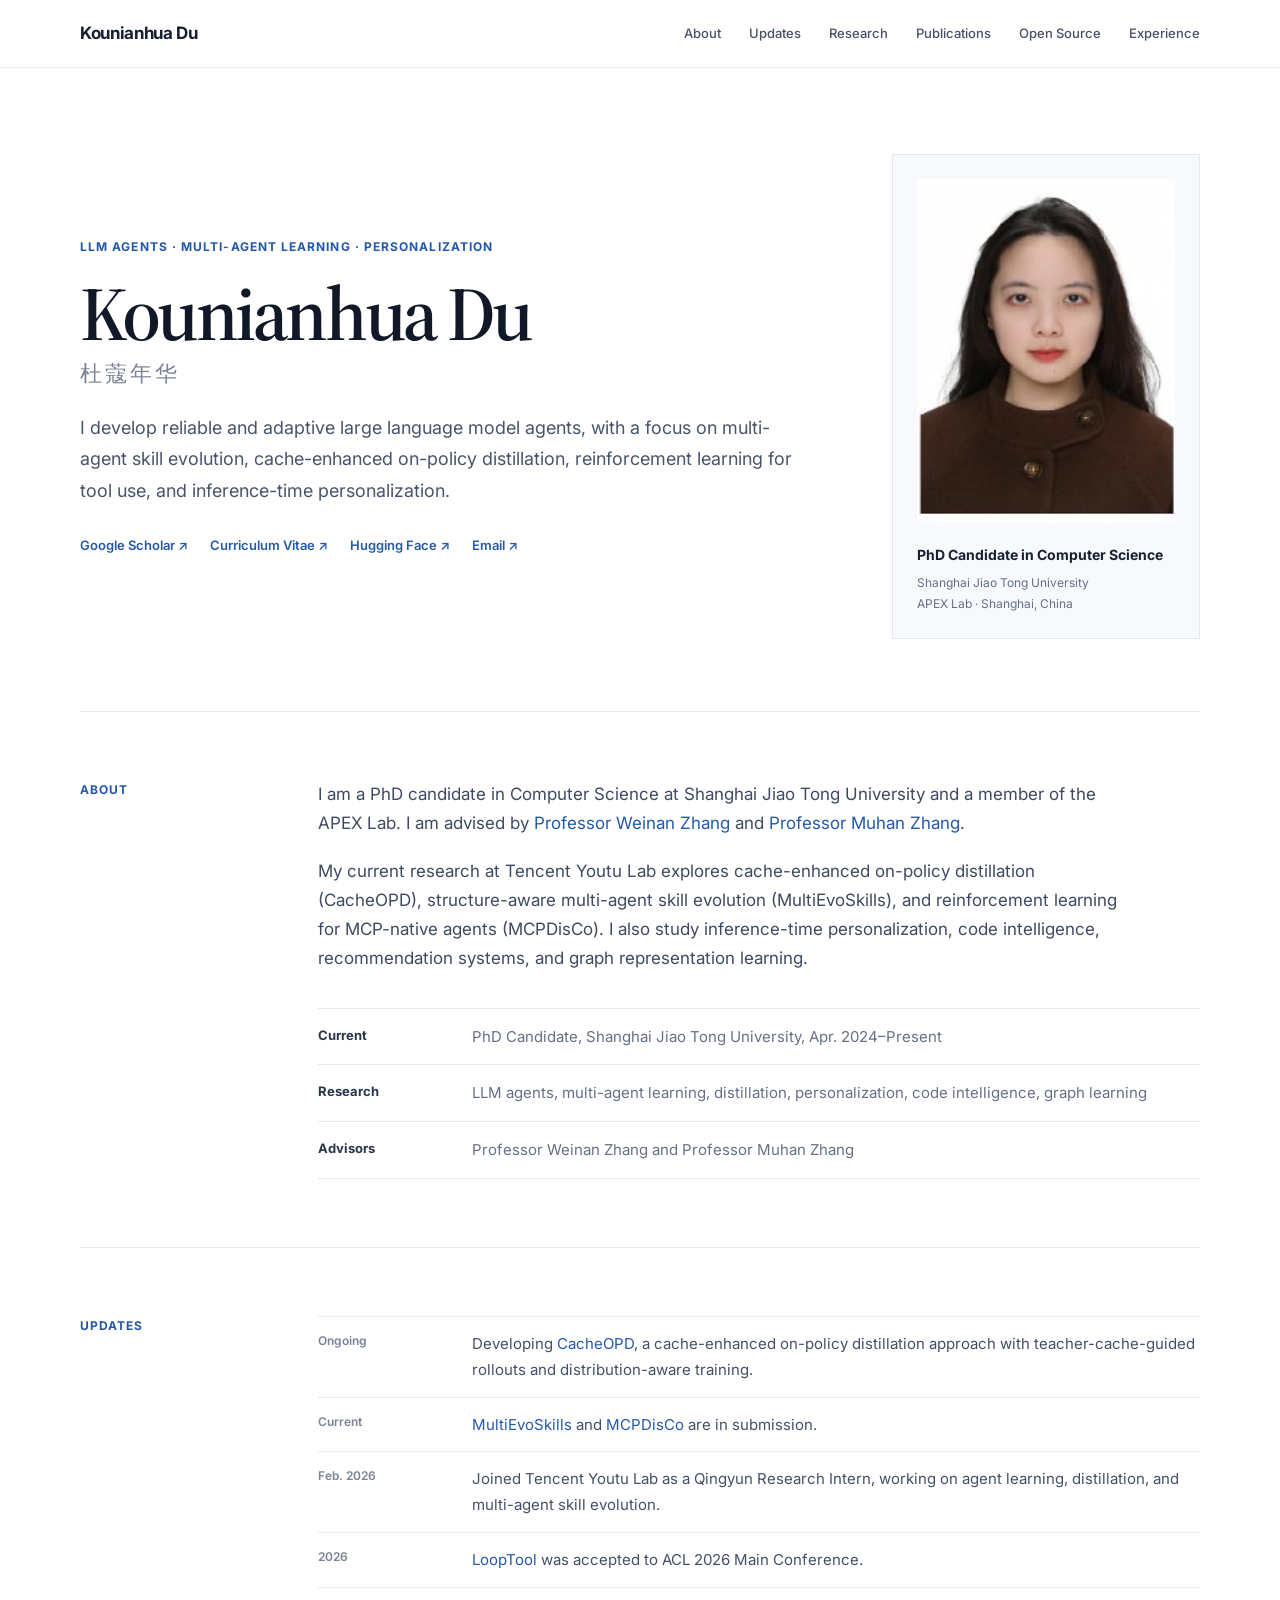
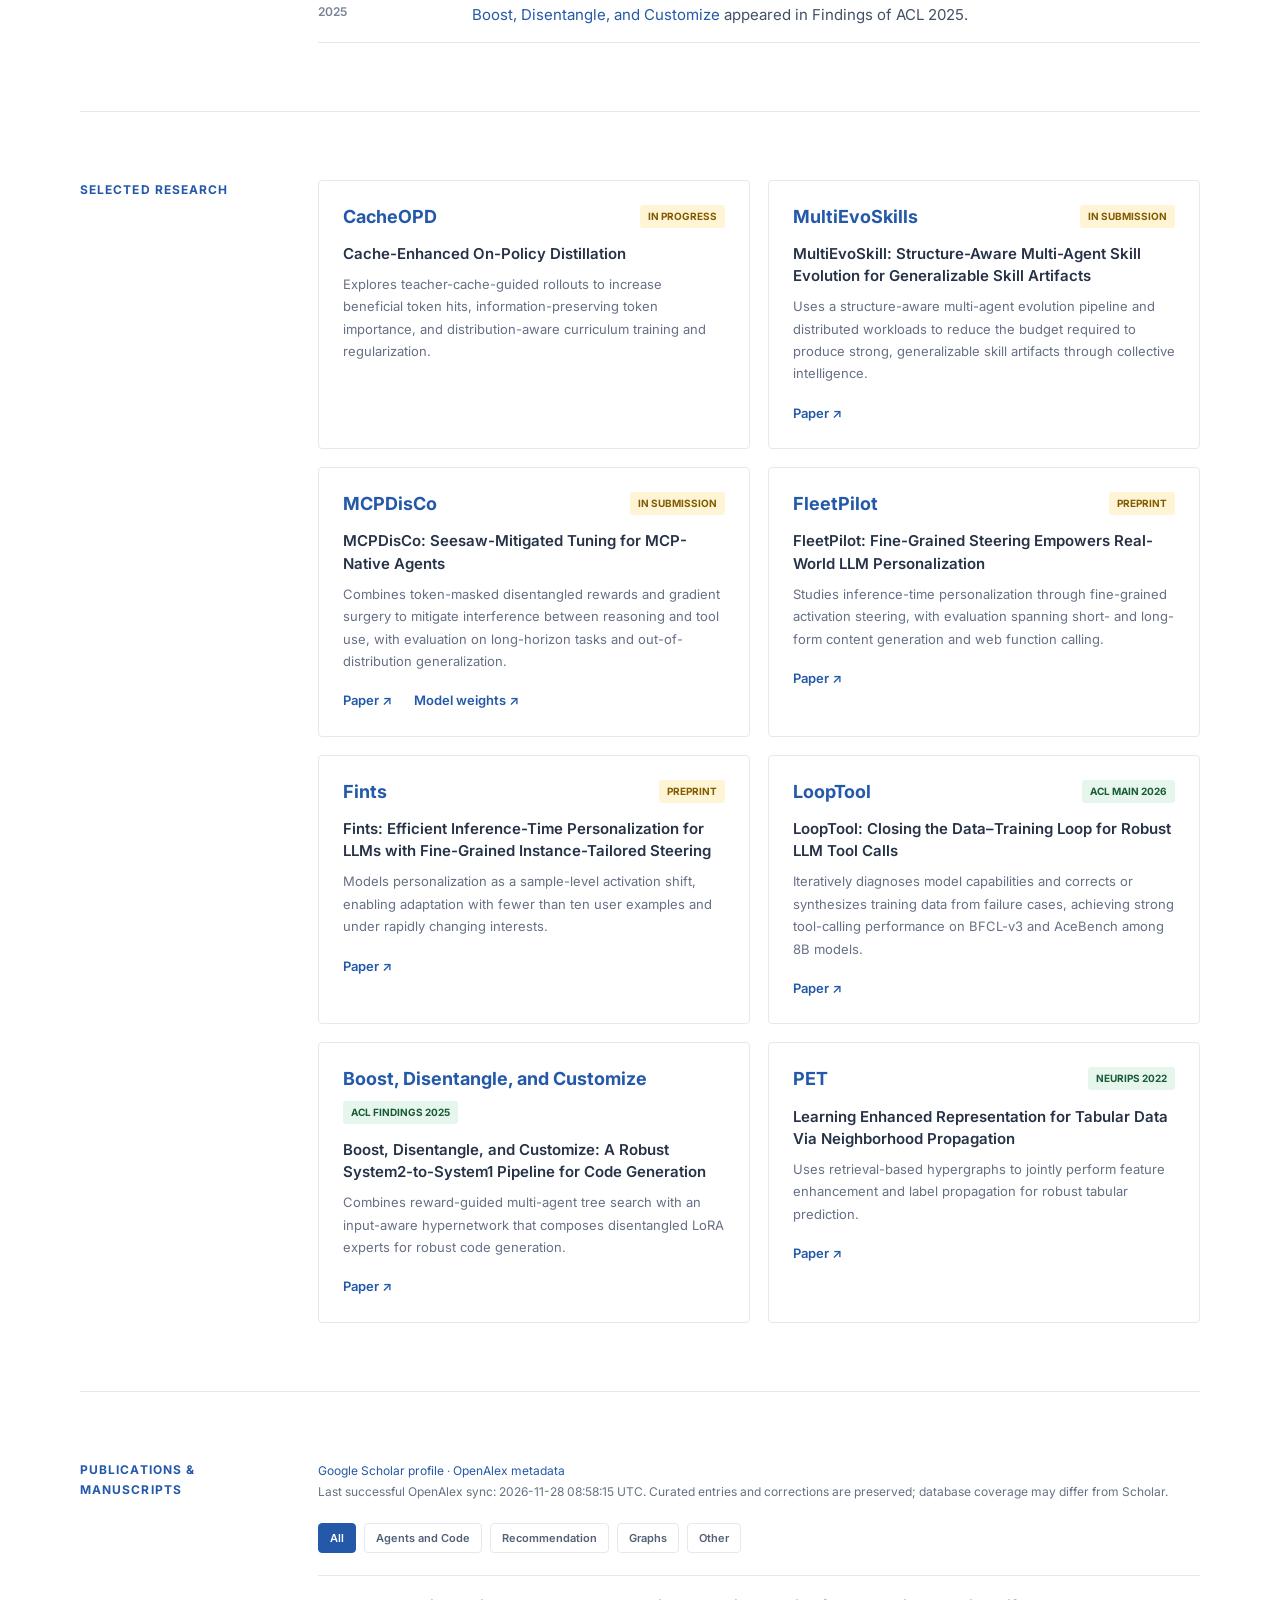
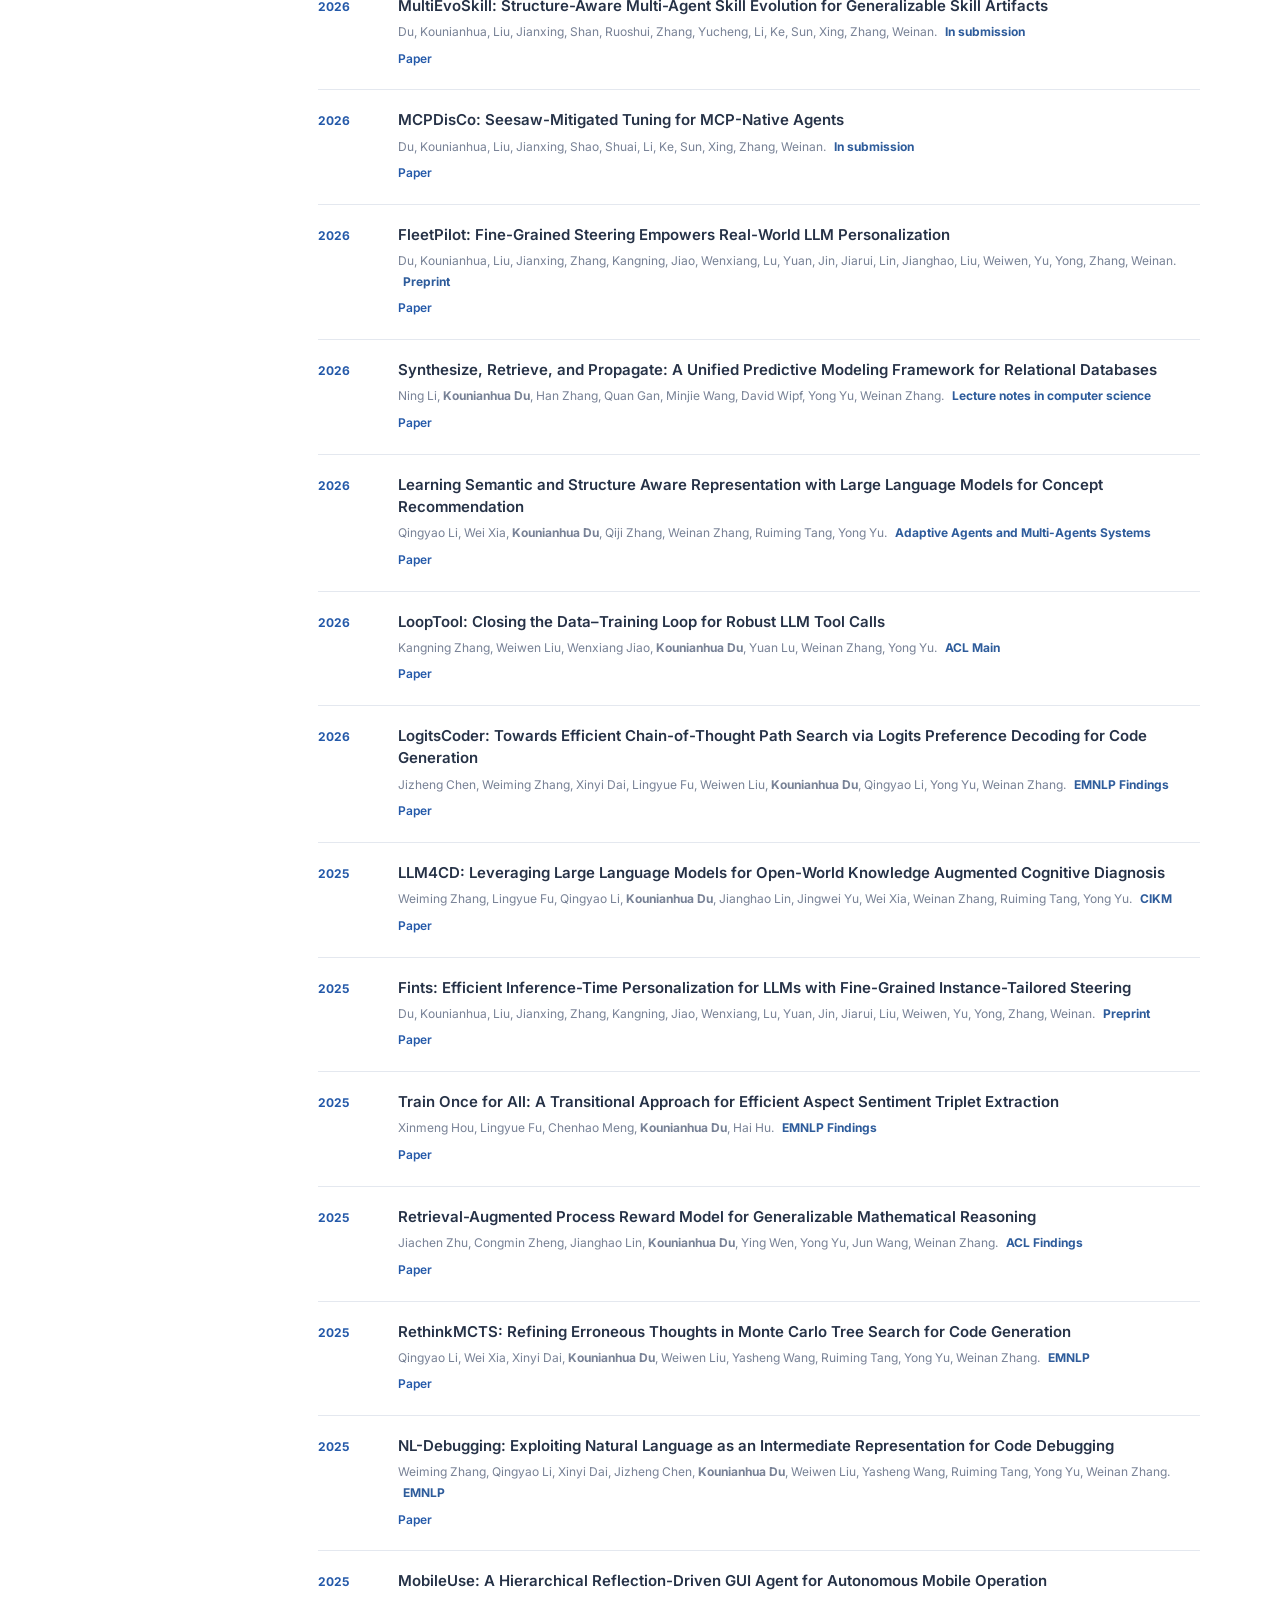
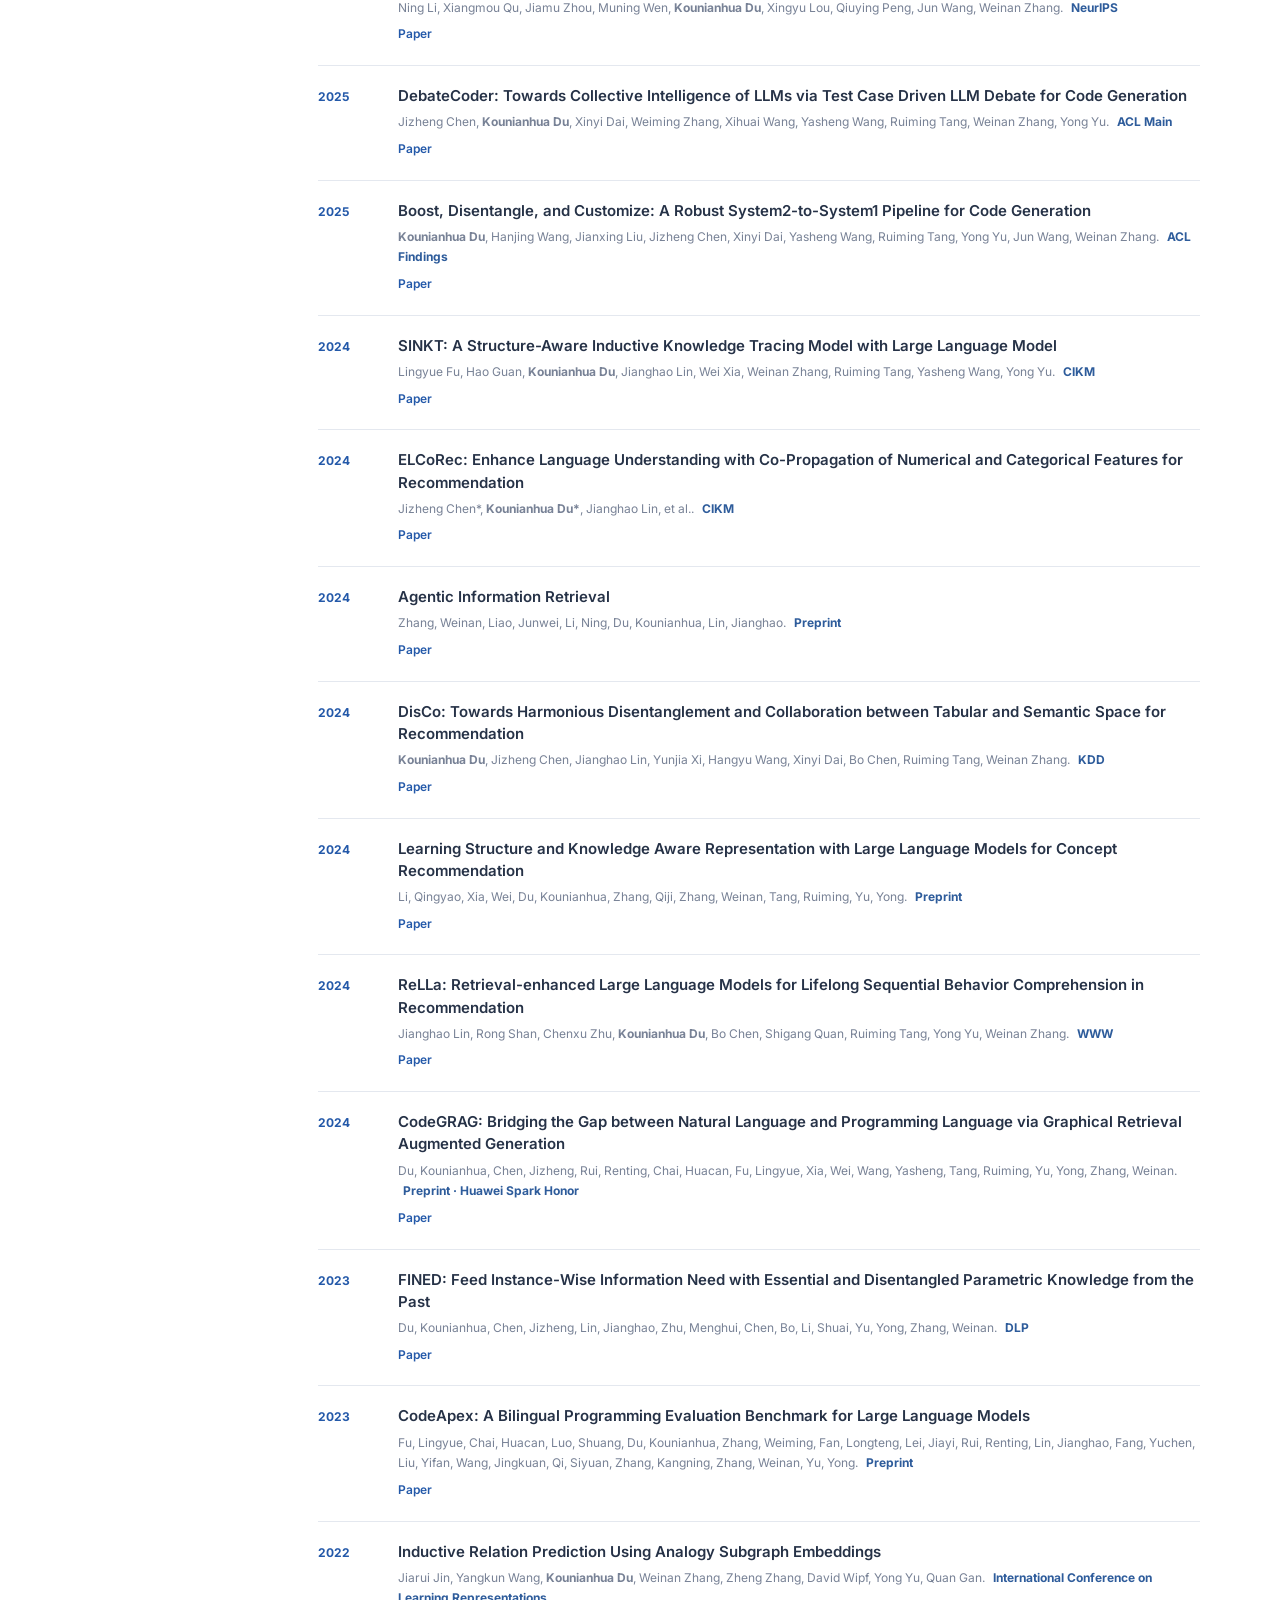
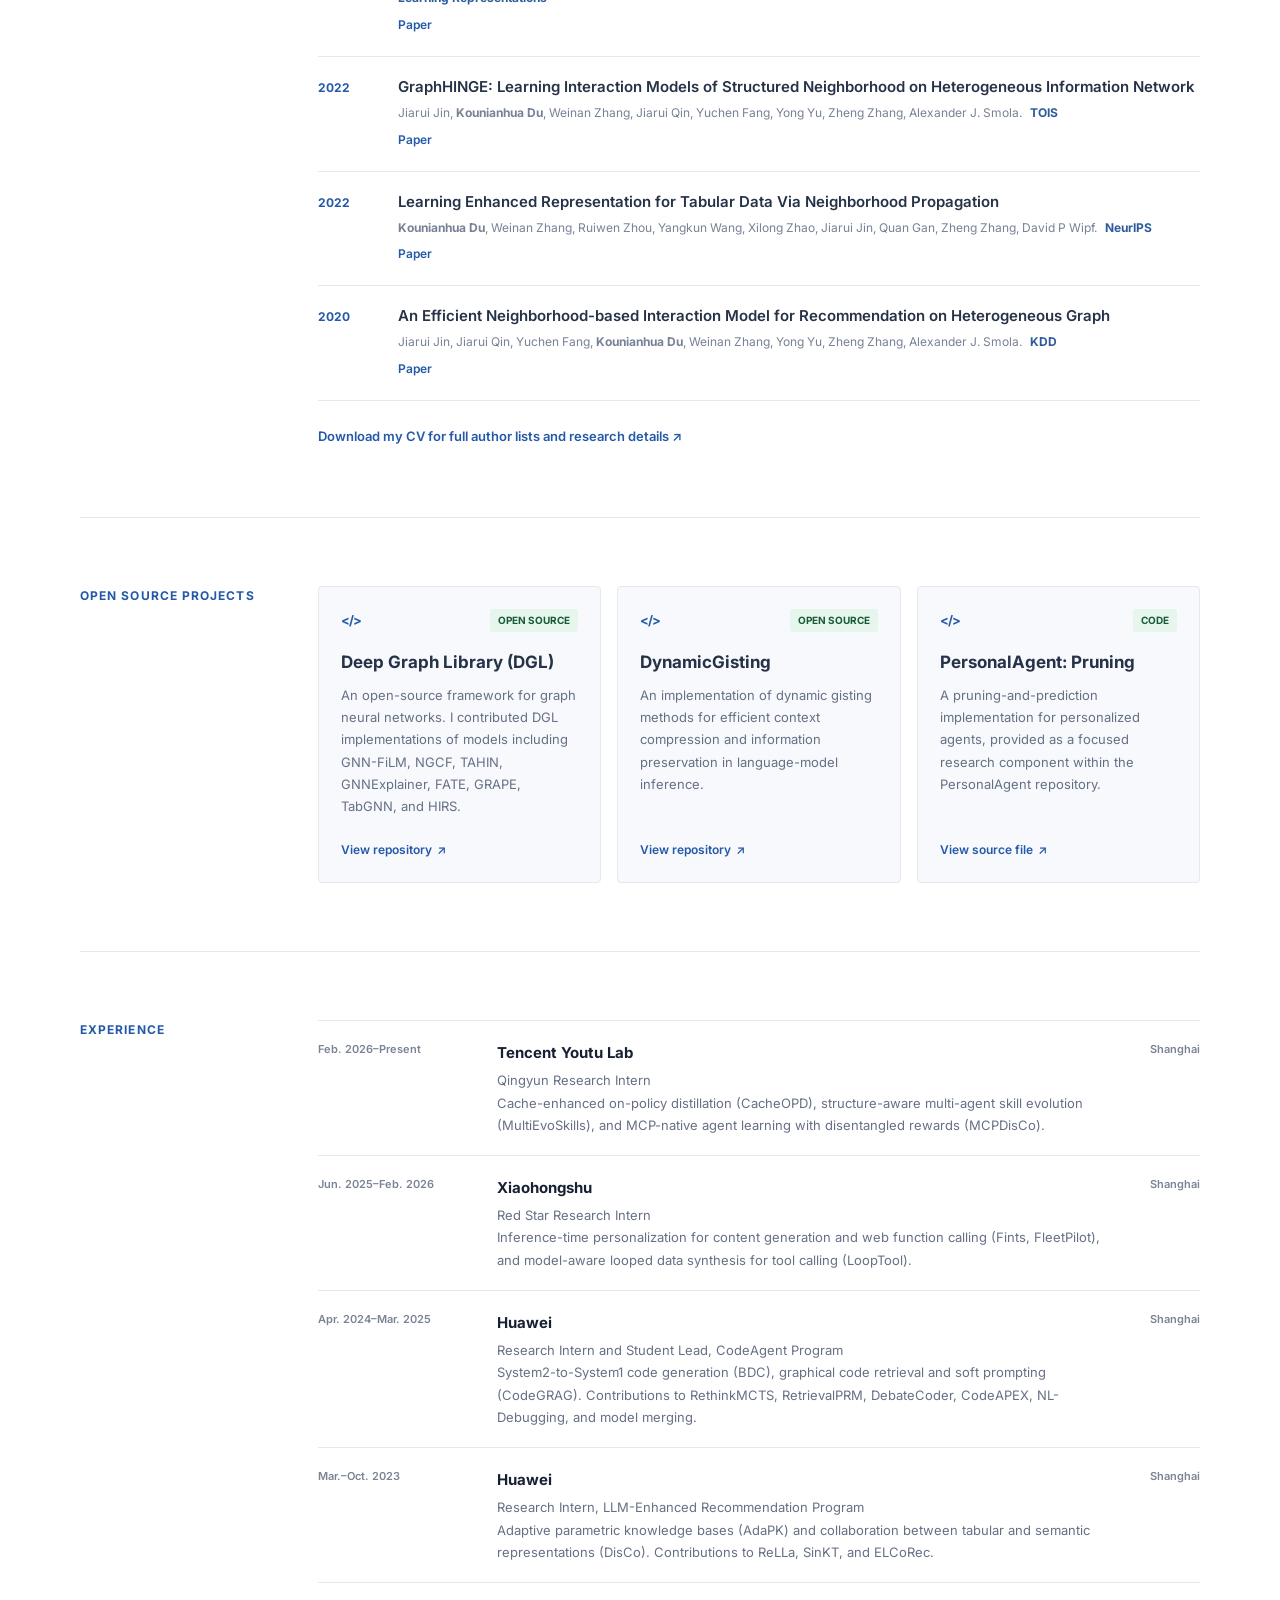
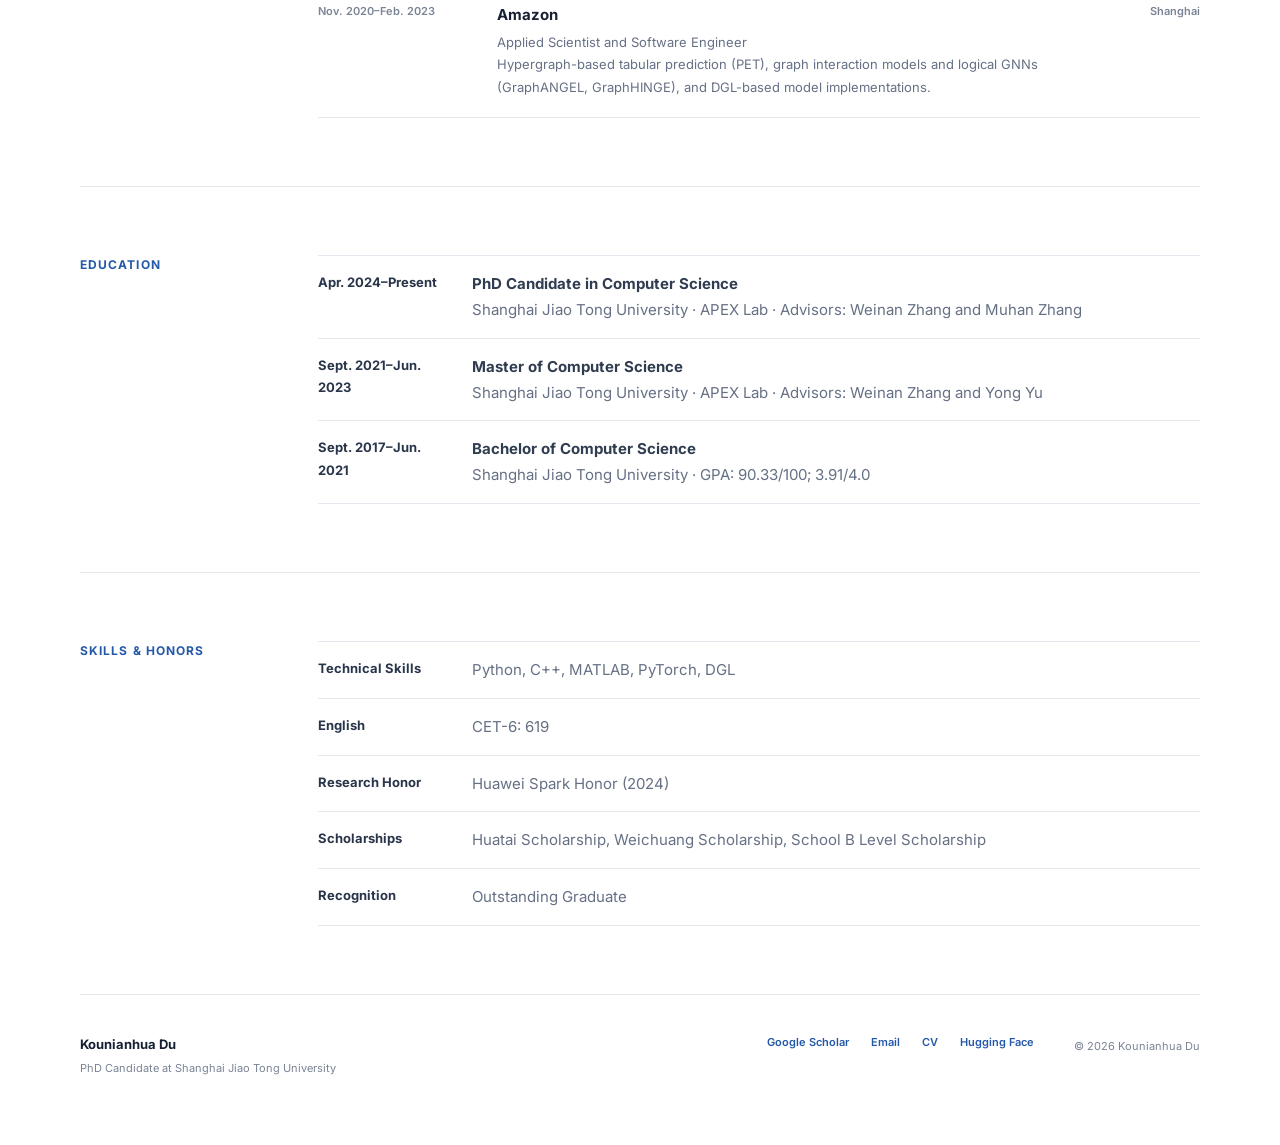
<file: index.html>
<!doctype html>
<html lang="en">
<head>
  <meta charset="utf-8">
  <meta name="viewport" content="width=device-width,initial-scale=1">
  <meta name="description" content="Kounianhua Du is a PhD candidate in Computer Science at Shanghai Jiao Tong University. His research spans LLM agents, multi-agent skill evolution, on-policy distillation, inference-time personalization, code intelligence, recommendation, and graph learning.">
  <meta name="author" content="Kounianhua Du">
  <meta name="theme-color" content="#ffffff">
  <title>Kounianhua Du | PhD Candidate</title>
  <link rel="preconnect" href="https://fonts.googleapis.com">
  <link rel="preconnect" href="https://fonts.gstatic.com" crossorigin>
  <link href="https://fonts.googleapis.com/css2?family=Inter:wght@400;500;600;700&family=Source+Serif+4:opsz,wght@8..60,600&display=swap" rel="stylesheet">
  <link rel="stylesheet" href="styles.css">
</head>
<body>
  <a class="skip-link" href="#main">Skip to content</a>
  <header class="site-header">
    <div class="nav-shell">
      <a class="wordmark" href="#top">Kounianhua Du</a>
      <nav aria-label="Primary navigation">
        <a href="#about">About</a>
        <a href="#updates">Updates</a>
        <a href="#research">Research</a>
        <a href="#publications">Publications</a>
        <a href="#open-source">Open Source</a>
        <a href="#experience">Experience</a>
      </nav>
    </div>
  </header>

  <main id="main" class="page-shell">
    <section class="hero" id="top">
      <div class="hero-copy reveal">
        <p class="eyebrow">LLM Agents · Multi-Agent Learning · Personalization</p>
        <h1>Kounianhua Du</h1>
        <p class="name-cn">杜蔻年华</p>
        <p class="hero-lede">I develop reliable and adaptive large language model agents, with a focus on multi-agent skill evolution, cache-enhanced on-policy distillation, reinforcement learning for tool use, and inference-time personalization.</p>
        <div class="hero-links" aria-label="Profile links">
          <a href="https://scholar.google.com/citations?user=3iWnom0AAAAJ&amp;hl=en&amp;sortby=pubdate" target="_blank" rel="noreferrer">Google Scholar</a>
          <a href="assets/Kounianhua_Du_CV.pdf" target="_blank">Curriculum Vitae</a>
          <a href="https://huggingface.co/KounianhuaDu" target="_blank" rel="noreferrer">Hugging Face</a>
          <a href="mailto:kounianhuadu@sjtu.edu.cn">Email</a>
        </div>
      </div>
      <aside class="profile-card reveal" aria-label="Academic profile">
        <img class="profile-photo" src="assets/profile-photo.png" alt="Portrait of Kounianhua Du">
        <div>
          <strong>PhD Candidate in Computer Science</strong>
          <span>Shanghai Jiao Tong University</span>
          <span>APEX Lab · Shanghai, China</span>
        </div>
      </aside>
    </section>

    <section class="section-block" id="about">
      <div class="section-heading"><p>About</p></div>
      <div class="section-body about-body">
        <p>I am a PhD candidate in Computer Science at Shanghai Jiao Tong University and a member of the APEX Lab. I am advised by <a href="http://wnzhang.net/" target="_blank" rel="noreferrer">Professor Weinan Zhang</a> and <a href="https://muhanzhang.github.io/" target="_blank" rel="noreferrer">Professor Muhan Zhang</a>.</p>
        <p>My current research at Tencent Youtu Lab explores cache-enhanced on-policy distillation (CacheOPD), structure-aware multi-agent skill evolution (MultiEvoSkills), and reinforcement learning for MCP-native agents (MCPDisCo). I also study inference-time personalization, code intelligence, recommendation systems, and graph representation learning.</p>
        <div class="compact-list">
          <div><strong>Current</strong><span>PhD Candidate, Shanghai Jiao Tong University, Apr. 2024–Present</span></div>
          <div><strong>Research</strong><span>LLM agents, multi-agent learning, distillation, personalization, code intelligence, graph learning</span></div>
          <div><strong>Advisors</strong><span>Professor Weinan Zhang and Professor Muhan Zhang</span></div>
        </div>
      </div>
    </section>

    <section class="section-block" id="updates">
      <div class="section-heading"><p>Updates</p></div>
      <div class="section-body news-list">
        <article><time>Ongoing</time><p>Developing <a href="#cacheopd">CacheOPD</a>, a cache-enhanced on-policy distillation approach with teacher-cache-guided rollouts and distribution-aware training.</p></article>
        <article><time>Current</time><p><a href="#multievoskills">MultiEvoSkills</a> and <a href="https://arxiv.org/abs/2610.14956" target="_blank" rel="noreferrer">MCPDisCo</a> are in submission.</p></article>
        <article><time>Feb. 2026</time><p>Joined Tencent Youtu Lab as a Qingyun Research Intern, working on agent learning, distillation, and multi-agent skill evolution.</p></article>
        <article><time>2026</time><p><a href="https://arxiv.org/pdf/2511.09148" target="_blank" rel="noreferrer">LoopTool</a> was accepted to ACL 2026 Main Conference.</p></article>
        <article><time>2025</time><p><a href="https://arxiv.org/pdf/2502.12492" target="_blank" rel="noreferrer">Boost, Disentangle, and Customize</a> appeared in Findings of ACL 2025.</p></article>
      </div>
    </section>

    <section class="section-block" id="research">
      <div class="section-heading"><p>Selected Research</p></div>
      <div class="section-body projects-grid">
        <article class="project-card reveal" id="cacheopd">
          <div class="project-top"><h2>CacheOPD</h2><span class="tag preprint">In Progress</span></div>
          <p class="paper-title">Cache-Enhanced On-Policy Distillation</p>
          <p>Explores teacher-cache-guided rollouts to increase beneficial token hits, information-preserving token importance, and distribution-aware curriculum training and regularization.</p>
        </article>
        <article data-publication="multievoskills" class="project-card reveal" id="multievoskills">
          <div class="project-top"><h2>MultiEvoSkills</h2><span class="tag preprint">In submission</span></div>
          <p class="paper-title">MultiEvoSkill: Structure-Aware Multi-Agent Skill Evolution for Generalizable Skill Artifacts</p>
          <p>Uses a structure-aware multi-agent evolution pipeline and distributed workloads to reduce the budget required to produce strong, generalizable skill artifacts through collective intelligence.</p>
          <div class="inline-links"><a href="https://doi.org/10.48550/arxiv.2610.34260" target="_blank" rel="noreferrer">Paper</a></div>
        </article>
        <article data-publication="mcpdisco" class="project-card reveal">
          <div class="project-top"><h2>MCPDisCo</h2><span class="tag preprint">In submission</span></div>
          <p class="paper-title">MCPDisCo: Seesaw-Mitigated Tuning for MCP-Native Agents</p>
          <p>Combines token-masked disentangled rewards and gradient surgery to mitigate interference between reasoning and tool use, with evaluation on long-horizon tasks and out-of-distribution generalization.</p>
          <div class="inline-links"><a href="https://doi.org/10.48550/arxiv.2610.14956" target="_blank" rel="noreferrer">Paper</a><a href="https://huggingface.co/KounianhuaDu/MCP_rl" target="_blank" rel="noreferrer">Model weights</a></div>
        </article>
        <article data-publication="fleetpilot" class="project-card reveal">
          <div class="project-top"><h2>FleetPilot</h2><span class="tag preprint">Preprint</span></div>
          <p class="paper-title">FleetPilot: Fine-Grained Steering Empowers Real-World LLM Personalization</p>
          <p>Studies inference-time personalization through fine-grained activation steering, with evaluation spanning short- and long-form content generation and web function calling.</p>
          <div class="inline-links"><a href="https://doi.org/10.48550/arxiv.2610.14970" target="_blank" rel="noreferrer">Paper</a></div>
        </article>
        <article data-publication="fints" class="project-card reveal">
          <div class="project-top"><h2>Fints</h2><span class="tag preprint">Preprint</span></div>
          <p class="paper-title">Fints: Efficient Inference-Time Personalization for LLMs with Fine-Grained Instance-Tailored Steering</p>
          <p>Models personalization as a sample-level activation shift, enabling adaptation with fewer than ten user examples and under rapidly changing interests.</p>
          <div class="inline-links"><a href="https://doi.org/10.48550/arxiv.2510.27206" target="_blank" rel="noreferrer">Paper</a></div>
        </article>
        <article data-publication="looptool" class="project-card reveal">
          <div class="project-top"><h2>LoopTool</h2><span class="tag conference">ACL Main 2026</span></div>
          <p class="paper-title">LoopTool: Closing the Data–Training Loop for Robust LLM Tool Calls</p>
          <p>Iteratively diagnoses model capabilities and corrects or synthesizes training data from failure cases, achieving strong tool-calling performance on BFCL-v3 and AceBench among 8B models.</p>
          <div class="inline-links"><a href="https://doi.org/10.18653/v1/2026.acl-long.968" target="_blank" rel="noreferrer">Paper</a></div>
        </article>
        <article data-publication="bdc" class="project-card reveal">
          <div class="project-top"><h2>Boost, Disentangle, and Customize</h2><span class="tag conference">ACL Findings 2025</span></div>
          <p class="paper-title">Boost, Disentangle, and Customize: A Robust System2-to-System1 Pipeline for Code Generation</p>
          <p>Combines reward-guided multi-agent tree search with an input-aware hypernetwork that composes disentangled LoRA experts for robust code generation.</p>
          <div class="inline-links"><a href="https://doi.org/10.18653/v1/2025.findings-acl.833" target="_blank" rel="noreferrer">Paper</a></div>
        </article>
        <article data-publication="pet" class="project-card reveal">
          <div class="project-top"><h2>PET</h2><span class="tag conference">NeurIPS 2022</span></div>
          <p class="paper-title">Learning Enhanced Representation for Tabular Data Via Neighborhood Propagation</p>
          <p>Uses retrieval-based hypergraphs to jointly perform feature enhancement and label propagation for robust tabular prediction.</p>
          <div class="inline-links"><a href="https://doi.org/10.52202/068431-1191" target="_blank" rel="noreferrer">Paper</a></div>
        </article>
      </div>
    </section>

    <section class="section-block" id="publications">
      <div class="section-heading"><p>Publications &amp; Manuscripts</p></div>
      <div class="section-body">
        <p class="publication-source"><a href="https://scholar.google.com/citations?user=3iWnom0AAAAJ&amp;hl=en&amp;sortby=pubdate" target="_blank" rel="noreferrer">Google Scholar profile</a> · <a href="https://openalex.org/A5074618552" target="_blank" rel="noreferrer">OpenAlex metadata</a><br>Last successful OpenAlex sync: 2026-11-28 08:58:15 UTC. Curated entries and corrections are preserved; database coverage may differ from Scholar.</p>
        <div class="filters" role="group" aria-label="Filter publications">
          <button class="active" data-filter="all">All</button>
          <button data-filter="agents">Agents and Code</button>
          <button data-filter="recommendation">Recommendation</button>
          <button data-filter="graphs">Graphs</button>
          <button data-filter="other">Other</button>
        </div>
        <div class="publication-list">
          <article data-category="agents" data-publication-id="multievoskills"><time>2026</time><div><h3>MultiEvoSkill: Structure-Aware Multi-Agent Skill Evolution for Generalizable Skill Artifacts</h3><p>Du, Kounianhua, Liu, Jianxing, Shan, Ruoshui, Zhang, Yucheng, Li, Ke, Sun, Xing, Zhang, Weinan. <span>In submission</span></p><a href="https://doi.org/10.48550/arxiv.2610.34260" target="_blank" rel="noreferrer">Paper</a></div></article>
          <article data-category="agents" data-publication-id="mcpdisco"><time>2026</time><div><h3>MCPDisCo: Seesaw-Mitigated Tuning for MCP-Native Agents</h3><p>Du, Kounianhua, Liu, Jianxing, Shao, Shuai, Li, Ke, Sun, Xing, Zhang, Weinan. <span>In submission</span></p><a href="https://doi.org/10.48550/arxiv.2610.14956" target="_blank" rel="noreferrer">Paper</a></div></article>
          <article data-category="agents" data-publication-id="fleetpilot"><time>2026</time><div><h3>FleetPilot: Fine-Grained Steering Empowers Real-World LLM Personalization</h3><p>Du, Kounianhua, Liu, Jianxing, Zhang, Kangning, Jiao, Wenxiang, Lu, Yuan, Jin, Jiarui, Lin, Jianghao, Liu, Weiwen, Yu, Yong, Zhang, Weinan. <span>Preprint</span></p><a href="https://doi.org/10.48550/arxiv.2610.14970" target="_blank" rel="noreferrer">Paper</a></div></article>
          <article data-category="graphs" data-publication-id="W4416855228"><time>2026</time><div><h3>Synthesize, Retrieve, and Propagate: A Unified Predictive Modeling Framework for Relational Databases</h3><p>Ning Li, <strong>Kounianhua Du</strong>, Han Zhang, Quan Gan, Minjie Wang, David Wipf, Yong Yu, Weinan Zhang. <span>Lecture notes in computer science</span></p><a href="https://doi.org/10.1007/978-3-032-37670-1_33" target="_blank" rel="noreferrer">Paper</a></div></article>
          <article data-category="recommendation" data-publication-id="W7162258100"><time>2026</time><div><h3>Learning Semantic and Structure Aware Representation with Large Language Models for Concept Recommendation</h3><p>Qingyao Li, Wei Xia, <strong>Kounianhua Du</strong>, Qiji Zhang, Weinan Zhang, Ruiming Tang, Yong Yu. <span>Adaptive Agents and Multi-Agents Systems</span></p><a href="https://doi.org/10.65109/ckwm7360" target="_blank" rel="noreferrer">Paper</a></div></article>
          <article data-category="agents" data-publication-id="looptool"><time>2026</time><div><h3>LoopTool: Closing the Data–Training Loop for Robust LLM Tool Calls</h3><p>Kangning Zhang, Weiwen Liu, Wenxiang Jiao, <strong>Kounianhua Du</strong>, Yuan Lu, Weinan Zhang, Yong Yu. <span>ACL Main</span></p><a href="https://doi.org/10.18653/v1/2026.acl-long.968" target="_blank" rel="noreferrer">Paper</a></div></article>
          <article data-category="agents" data-publication-id="W7129447480"><time>2026</time><div><h3>LogitsCoder: Towards Efficient Chain-of-Thought Path Search via Logits Preference Decoding for Code Generation</h3><p>Jizheng Chen, Weiming Zhang, Xinyi Dai, Lingyue Fu, Weiwen Liu, <strong>Kounianhua Du</strong>, Qingyao Li, Yong Yu, Weinan Zhang. <span>EMNLP Findings</span></p><a href="https://doi.org/10.18653/2026.findings-emnlp.1527" target="_blank" rel="noreferrer">Paper</a></div></article>
          <article data-category="recommendation" data-publication-id="W4416017983"><time>2025</time><div><h3>LLM4CD: Leveraging Large Language Models for Open-World Knowledge Augmented Cognitive Diagnosis</h3><p>Weiming Zhang, Lingyue Fu, Qingyao Li, <strong>Kounianhua Du</strong>, Jianghao Lin, Jingwei Yu, Wei Xia, Weinan Zhang, Ruiming Tang, Yong Yu. <span>CIKM</span></p><a href="https://doi.org/10.1145/3746252.3761321" target="_blank" rel="noreferrer">Paper</a></div></article>
          <article data-category="agents" data-publication-id="fints"><time>2025</time><div><h3>Fints: Efficient Inference-Time Personalization for LLMs with Fine-Grained Instance-Tailored Steering</h3><p>Du, Kounianhua, Liu, Jianxing, Zhang, Kangning, Jiao, Wenxiang, Lu, Yuan, Jin, Jiarui, Liu, Weiwen, Yu, Yong, Zhang, Weinan. <span>Preprint</span></p><a href="https://doi.org/10.48550/arxiv.2510.27206" target="_blank" rel="noreferrer">Paper</a></div></article>
          <article data-category="other" data-publication-id="W4416035215"><time>2025</time><div><h3>Train Once for All: A Transitional Approach for Efficient Aspect Sentiment Triplet Extraction</h3><p>Xinmeng Hou, Lingyue Fu, Chenhao Meng, <strong>Kounianhua Du</strong>, Hai Hu. <span>EMNLP Findings</span></p><a href="https://doi.org/10.18653/v1/2025.findings-emnlp.355" target="_blank" rel="noreferrer">Paper</a></div></article>
          <article data-category="agents" data-publication-id="retrievalprm"><time>2025</time><div><h3>Retrieval-Augmented Process Reward Model for Generalizable Mathematical Reasoning</h3><p>Jiachen Zhu, Congmin Zheng, Jianghao Lin, <strong>Kounianhua Du</strong>, Ying Wen, Yong Yu, Jun Wang, Weinan Zhang. <span>ACL Findings</span></p><a href="https://doi.org/10.18653/v1/2025.findings-acl.444" target="_blank" rel="noreferrer">Paper</a></div></article>
          <article data-category="agents" data-publication-id="rethinkmcts"><time>2025</time><div><h3>RethinkMCTS: Refining Erroneous Thoughts in Monte Carlo Tree Search for Code Generation</h3><p>Qingyao Li, Wei Xia, Xinyi Dai, <strong>Kounianhua Du</strong>, Weiwen Liu, Yasheng Wang, Ruiming Tang, Yong Yu, Weinan Zhang. <span>EMNLP</span></p><a href="https://doi.org/10.18653/v1/2025.emnlp-main.410" target="_blank" rel="noreferrer">Paper</a></div></article>
          <article data-category="agents" data-publication-id="nl-debugging"><time>2025</time><div><h3>NL-Debugging: Exploiting Natural Language as an Intermediate Representation for Code Debugging</h3><p>Weiming Zhang, Qingyao Li, Xinyi Dai, Jizheng Chen, <strong>Kounianhua Du</strong>, Weiwen Liu, Yasheng Wang, Ruiming Tang, Yong Yu, Weinan Zhang. <span>EMNLP</span></p><a href="https://doi.org/10.18653/v1/2025.emnlp-main.80" target="_blank" rel="noreferrer">Paper</a></div></article>
          <article data-category="agents" data-publication-id="mobileuse"><time>2025</time><div><h3>MobileUse: A Hierarchical Reflection-Driven GUI Agent for Autonomous Mobile Operation</h3><p>Ning Li, Xiangmou Qu, Jiamu Zhou, Muning Wen, <strong>Kounianhua Du</strong>, Xingyu Lou, Qiuying Peng, Jun Wang, Weinan Zhang. <span>NeurIPS</span></p><a href="https://doi.org/10.52202/085713-1347" target="_blank" rel="noreferrer">Paper</a></div></article>
          <article data-category="agents" data-publication-id="debatecoder"><time>2025</time><div><h3>DebateCoder: Towards Collective Intelligence of LLMs via Test Case Driven LLM Debate for Code Generation</h3><p>Jizheng Chen, <strong>Kounianhua Du</strong>, Xinyi Dai, Weiming Zhang, Xihuai Wang, Yasheng Wang, Ruiming Tang, Weinan Zhang, Yong Yu. <span>ACL Main</span></p><a href="https://doi.org/10.18653/v1/2025.acl-long.589" target="_blank" rel="noreferrer">Paper</a></div></article>
          <article data-category="agents" data-publication-id="bdc"><time>2025</time><div><h3>Boost, Disentangle, and Customize: A Robust System2-to-System1 Pipeline for Code Generation</h3><p><strong>Kounianhua Du</strong>, Hanjing Wang, Jianxing Liu, Jizheng Chen, Xinyi Dai, Yasheng Wang, Ruiming Tang, Yong Yu, Jun Wang, Weinan Zhang. <span>ACL Findings</span></p><a href="https://doi.org/10.18653/v1/2025.findings-acl.833" target="_blank" rel="noreferrer">Paper</a></div></article>
          <article data-category="recommendation" data-publication-id="sinkt"><time>2024</time><div><h3>SINKT: A Structure-Aware Inductive Knowledge Tracing Model with Large Language Model</h3><p>Lingyue Fu, Hao Guan, <strong>Kounianhua Du</strong>, Jianghao Lin, Wei Xia, Weinan Zhang, Ruiming Tang, Yasheng Wang, Yong Yu. <span>CIKM</span></p><a href="https://doi.org/10.1145/3627673.3679760" target="_blank" rel="noreferrer">Paper</a></div></article>
          <article data-category="recommendation" data-publication-id="elcorec"><time>2024</time><div><h3>ELCoRec: Enhance Language Understanding with Co-Propagation of Numerical and Categorical Features for Recommendation</h3><p>Jizheng Chen*, <strong>Kounianhua Du*</strong>, Jianghao Lin, et al.. <span>CIKM</span></p><a href="https://doi.org/10.1145/3627673.3679789" target="_blank" rel="noreferrer">Paper</a></div></article>
          <article data-category="agents" data-publication-id="agentic-ir"><time>2024</time><div><h3>Agentic Information Retrieval</h3><p>Zhang, Weinan, Liao, Junwei, Li, Ning, Du, Kounianhua, Lin, Jianghao. <span>Preprint</span></p><a href="https://doi.org/10.48550/arxiv.2410.09713" target="_blank" rel="noreferrer">Paper</a></div></article>
          <article data-category="recommendation" data-publication-id="disco"><time>2024</time><div><h3>DisCo: Towards Harmonious Disentanglement and Collaboration between Tabular and Semantic Space for Recommendation</h3><p><strong>Kounianhua Du</strong>, Jizheng Chen, Jianghao Lin, Yunjia Xi, Hangyu Wang, Xinyi Dai, Bo Chen, Ruiming Tang, Weinan Zhang. <span>KDD</span></p><a href="https://doi.org/10.1145/3637528.3672008" target="_blank" rel="noreferrer">Paper</a></div></article>
          <article data-category="recommendation" data-publication-id="W4398230050"><time>2024</time><div><h3>Learning Structure and Knowledge Aware Representation with Large Language Models for Concept Recommendation</h3><p>Li, Qingyao, Xia, Wei, Du, Kounianhua, Zhang, Qiji, Zhang, Weinan, Tang, Ruiming, Yu, Yong. <span>Preprint</span></p><a href="https://doi.org/10.48550/arxiv.2405.12442" target="_blank" rel="noreferrer">Paper</a></div></article>
          <article data-category="recommendation" data-publication-id="rella"><time>2024</time><div><h3>ReLLa: Retrieval-enhanced Large Language Models for Lifelong Sequential Behavior Comprehension in Recommendation</h3><p>Jianghao Lin, Rong Shan, Chenxu Zhu, <strong>Kounianhua Du</strong>, Bo Chen, Shigang Quan, Ruiming Tang, Yong Yu, Weinan Zhang. <span>WWW</span></p><a href="https://doi.org/10.1145/3589334.3645467" target="_blank" rel="noreferrer">Paper</a></div></article>
          <article data-category="agents" data-publication-id="codegrag"><time>2024</time><div><h3>CodeGRAG: Bridging the Gap between Natural Language and Programming Language via Graphical Retrieval Augmented Generation</h3><p>Du, Kounianhua, Chen, Jizheng, Rui, Renting, Chai, Huacan, Fu, Lingyue, Xia, Wei, Wang, Yasheng, Tang, Ruiming, Yu, Yong, Zhang, Weinan. <span>Preprint · Huawei Spark Honor</span></p><a href="https://doi.org/10.48550/arxiv.2405.02355" target="_blank" rel="noreferrer">Paper</a></div></article>
          <article data-category="recommendation" data-publication-id="fined"><time>2023</time><div><h3>FINED: Feed Instance-Wise Information Need with Essential and Disentangled Parametric Knowledge from the Past</h3><p>Du, Kounianhua, Chen, Jizheng, Lin, Jianghao, Zhu, Menghui, Chen, Bo, Li, Shuai, Yu, Yong, Zhang, Weinan. <span>DLP</span></p><a href="https://doi.org/10.48550/arxiv.2406.00012" target="_blank" rel="noreferrer">Paper</a></div></article>
          <article data-category="agents" data-publication-id="codeapex"><time>2023</time><div><h3>CodeApex: A Bilingual Programming Evaluation Benchmark for Large Language Models</h3><p>Fu, Lingyue, Chai, Huacan, Luo, Shuang, Du, Kounianhua, Zhang, Weiming, Fan, Longteng, Lei, Jiayi, Rui, Renting, Lin, Jianghao, Fang, Yuchen, Liu, Yifan, Wang, Jingkuan, Qi, Siyuan, Zhang, Kangning, Zhang, Weinan, Yu, Yong. <span>Preprint</span></p><a href="https://doi.org/10.48550/arxiv.2309.01940" target="_blank" rel="noreferrer">Paper</a></div></article>
          <article data-category="graphs" data-publication-id="graphangel"><time>2022</time><div><h3>Inductive Relation Prediction Using Analogy Subgraph Embeddings</h3><p>Jiarui Jin, Yangkun Wang, <strong>Kounianhua Du</strong>, Weinan Zhang, Zheng Zhang, David Wipf, Yong Yu, Quan Gan. <span>International Conference on Learning Representations</span></p><a href="https://openreview.net/forum?id=PTRo58zPt3P" target="_blank" rel="noreferrer">Paper</a></div></article>
          <article data-category="graphs" data-publication-id="graphhinge"><time>2022</time><div><h3>GraphHINGE: Learning Interaction Models of Structured Neighborhood on Heterogeneous Information Network</h3><p>Jiarui Jin, <strong>Kounianhua Du</strong>, Weinan Zhang, Jiarui Qin, Yuchen Fang, Yong Yu, Zheng Zhang, Alexander J. Smola. <span>TOIS</span></p><a href="https://doi.org/10.1145/3472956" target="_blank" rel="noreferrer">Paper</a></div></article>
          <article data-category="graphs" data-publication-id="pet"><time>2022</time><div><h3>Learning Enhanced Representation for Tabular Data Via Neighborhood Propagation</h3><p><strong>Kounianhua Du</strong>, Weinan Zhang, Ruiwen Zhou, Yangkun Wang, Xilong Zhao, Jiarui Jin, Quan Gan, Zheng Zhang, David P Wipf. <span>NeurIPS</span></p><a href="https://doi.org/10.52202/068431-1191" target="_blank" rel="noreferrer">Paper</a></div></article>
          <article data-category="graphs" data-publication-id="graph-interaction"><time>2020</time><div><h3>An Efficient Neighborhood-based Interaction Model for Recommendation on Heterogeneous Graph</h3><p>Jiarui Jin, Jiarui Qin, Yuchen Fang, <strong>Kounianhua Du</strong>, Weinan Zhang, Yong Yu, Zheng Zhang, Alexander J. Smola. <span>KDD</span></p><a href="https://doi.org/10.1145/3394486.3403050" target="_blank" rel="noreferrer">Paper</a></div></article>
        </div>
        <p class="section-link"><a href="assets/Kounianhua_Du_CV.pdf" target="_blank">Download my CV for full author lists and research details</a></p>
      </div>
    </section>

    <section class="section-block" id="open-source">
      <div class="section-heading"><p>Open Source Projects</p></div>
      <div class="section-body repository-grid">
        <article class="repository-card reveal">
          <div class="repository-header">
            <span class="repo-icon" aria-hidden="true">&lt;/&gt;</span>
            <span class="tag open-source-tag">Open Source</span>
          </div>
          <h2>Deep Graph Library (DGL)</h2>
          <p>An open-source framework for graph neural networks. I contributed DGL implementations of models including GNN-FiLM, NGCF, TAHIN, GNNExplainer, FATE, GRAPE, TabGNN, and HIRS.</p>
          <a class="repo-link" href="https://github.com/dmlc/dgl" target="_blank" rel="noreferrer">View repository <span aria-hidden="true">↗</span></a>
        </article>
        <article class="repository-card reveal">
          <div class="repository-header">
            <span class="repo-icon" aria-hidden="true">&lt;/&gt;</span>
            <span class="tag open-source-tag">Open Source</span>
          </div>
          <h2>DynamicGisting</h2>
          <p>An implementation of dynamic gisting methods for efficient context compression and information preservation in language-model inference.</p>
          <a class="repo-link" href="https://github.com/KounianhuaDu/DynamicGisting" target="_blank" rel="noreferrer">View repository <span aria-hidden="true">↗</span></a>
        </article>
        <article class="repository-card reveal">
          <div class="repository-header">
            <span class="repo-icon" aria-hidden="true">&lt;/&gt;</span>
            <span class="tag open-source-tag">Code</span>
          </div>
          <h2>PersonalAgent: Pruning</h2>
          <p>A pruning-and-prediction implementation for personalized agents, provided as a focused research component within the PersonalAgent repository.</p>
          <a class="repo-link" href="https://github.com/KounianhuaDu/PersonalAgent/blob/master/prune_and_predict.py" target="_blank" rel="noreferrer">View source file <span aria-hidden="true">↗</span></a>
        </article>
      </div>
    </section>

    <section class="section-block" id="experience">
      <div class="section-heading"><p>Experience</p></div>
      <div class="section-body experience-list">
        <article><time>Feb. 2026–Present</time><div><h2>Tencent Youtu Lab</h2><p>Qingyun Research Intern</p><p>Cache-enhanced on-policy distillation (CacheOPD), structure-aware multi-agent skill evolution (MultiEvoSkills), and MCP-native agent learning with disentangled rewards (MCPDisCo).</p></div><span>Shanghai</span></article>
        <article><time>Jun. 2025–Feb. 2026</time><div><h2>Xiaohongshu</h2><p>Red Star Research Intern</p><p>Inference-time personalization for content generation and web function calling (Fints, FleetPilot), and model-aware looped data synthesis for tool calling (LoopTool).</p></div><span>Shanghai</span></article>
        <article><time>Apr. 2024–Mar. 2025</time><div><h2>Huawei</h2><p>Research Intern and Student Lead, CodeAgent Program</p><p>System2-to-System1 code generation (BDC), graphical code retrieval and soft prompting (CodeGRAG). Contributions to RethinkMCTS, RetrievalPRM, DebateCoder, CodeAPEX, NL-Debugging, and model merging.</p></div><span>Shanghai</span></article>
        <article><time>Mar.–Oct. 2023</time><div><h2>Huawei</h2><p>Research Intern, LLM-Enhanced Recommendation Program</p><p>Adaptive parametric knowledge bases (AdaPK) and collaboration between tabular and semantic representations (DisCo). Contributions to ReLLa, SinKT, and ELCoRec.</p></div><span>Shanghai</span></article>
        <article><time>Nov. 2020–Feb. 2023</time><div><h2>Amazon</h2><p>Applied Scientist and Software Engineer</p><p>Hypergraph-based tabular prediction (PET), graph interaction models and logical GNNs (GraphANGEL, GraphHINGE), and DGL-based model implementations.</p></div><span>Shanghai</span></article>
      </div>
    </section>

    <section class="section-block" id="education">
      <div class="section-heading"><p>Education</p></div>
      <div class="section-body compact-list education-list">
        <div><strong>Apr. 2024–Present</strong><span><b>PhD Candidate in Computer Science</b><br>Shanghai Jiao Tong University · APEX Lab · Advisors: Weinan Zhang and Muhan Zhang</span></div>
        <div><strong>Sept. 2021–Jun. 2023</strong><span><b>Master of Computer Science</b><br>Shanghai Jiao Tong University · APEX Lab · Advisors: Weinan Zhang and Yong Yu</span></div>
        <div><strong>Sept. 2017–Jun. 2021</strong><span><b>Bachelor of Computer Science</b><br>Shanghai Jiao Tong University · GPA: 90.33/100; 3.91/4.0</span></div>
      </div>
    </section>

    <section class="section-block" id="skills-honors">
      <div class="section-heading"><p>Skills &amp; Honors</p></div>
      <div class="section-body compact-list education-list">
        <div><strong>Technical Skills</strong><span>Python, C++, MATLAB, PyTorch, DGL</span></div>
        <div><strong>English</strong><span>CET-6: 619</span></div>
        <div><strong>Research Honor</strong><span>Huawei Spark Honor (2024)</span></div>
        <div><strong>Scholarships</strong><span>Huatai Scholarship, Weichuang Scholarship, School B Level Scholarship</span></div>
        <div><strong>Recognition</strong><span>Outstanding Graduate</span></div>
      </div>
    </section>
  </main>

  <footer class="site-footer">
    <div><strong>Kounianhua Du</strong><p>PhD Candidate at Shanghai Jiao Tong University</p></div>
    <div class="footer-links"><a href="https://scholar.google.com/citations?user=3iWnom0AAAAJ&amp;hl=en&amp;sortby=pubdate" target="_blank" rel="noreferrer">Google Scholar</a><a href="mailto:kounianhuadu@sjtu.edu.cn">Email</a><a href="assets/Kounianhua_Du_CV.pdf" target="_blank">CV</a><a href="https://huggingface.co/KounianhuaDu" target="_blank" rel="noreferrer">Hugging Face</a></div>
    <p>© <span id="year"></span> Kounianhua Du</p>
  </footer>
  <script src="script.js"></script>
</body>
</html>
</file>
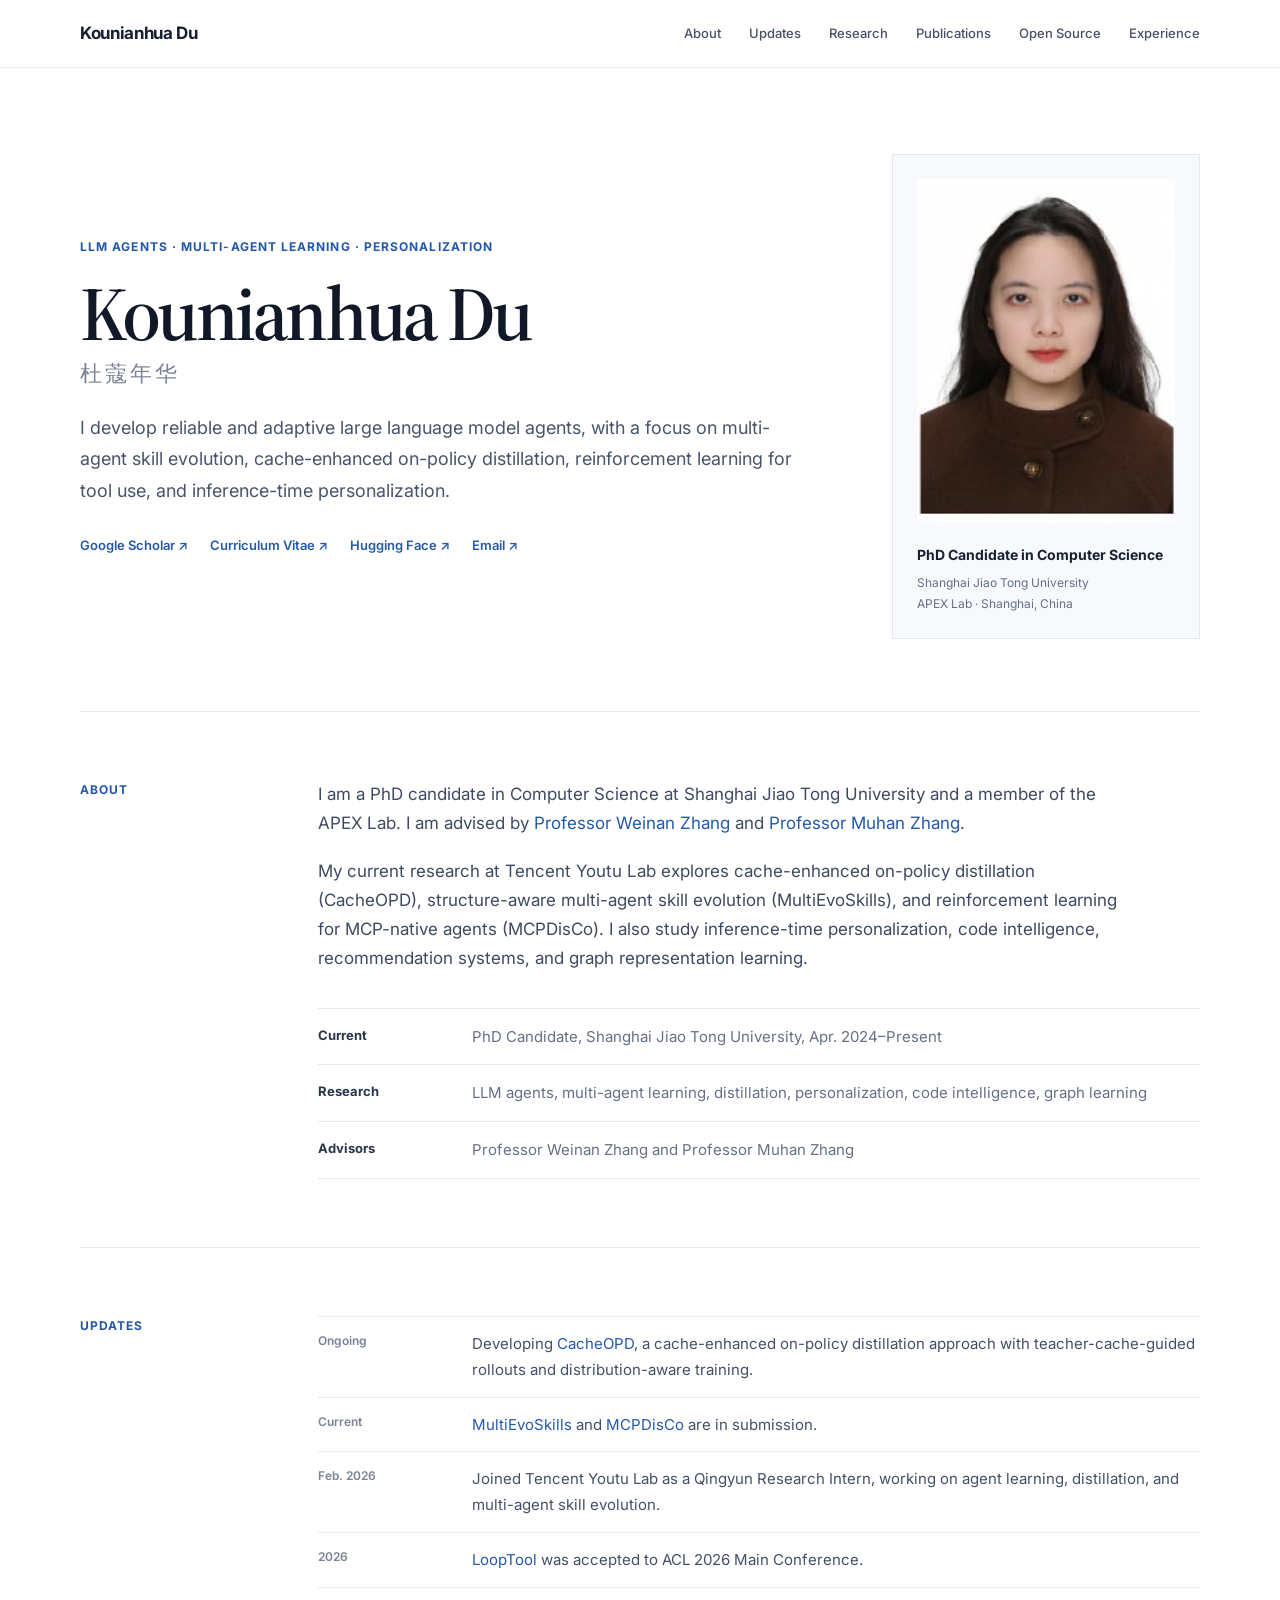
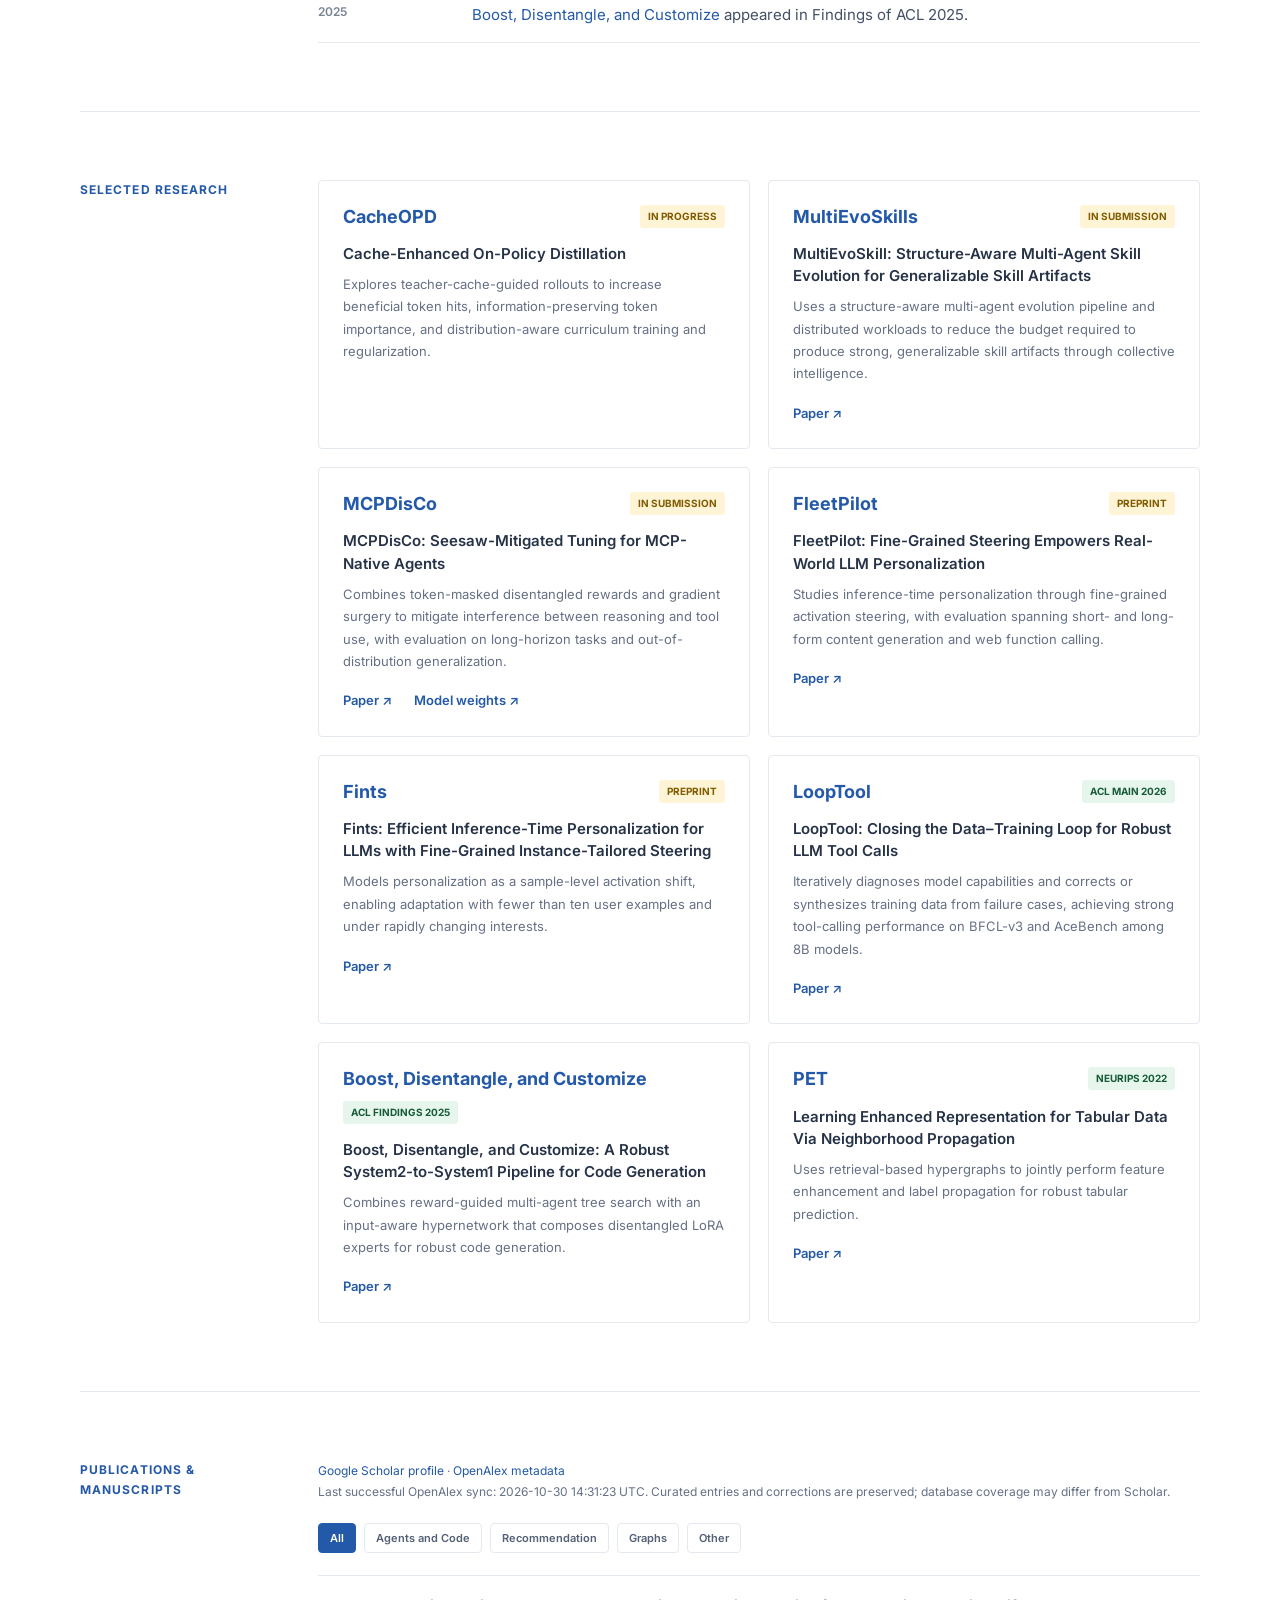
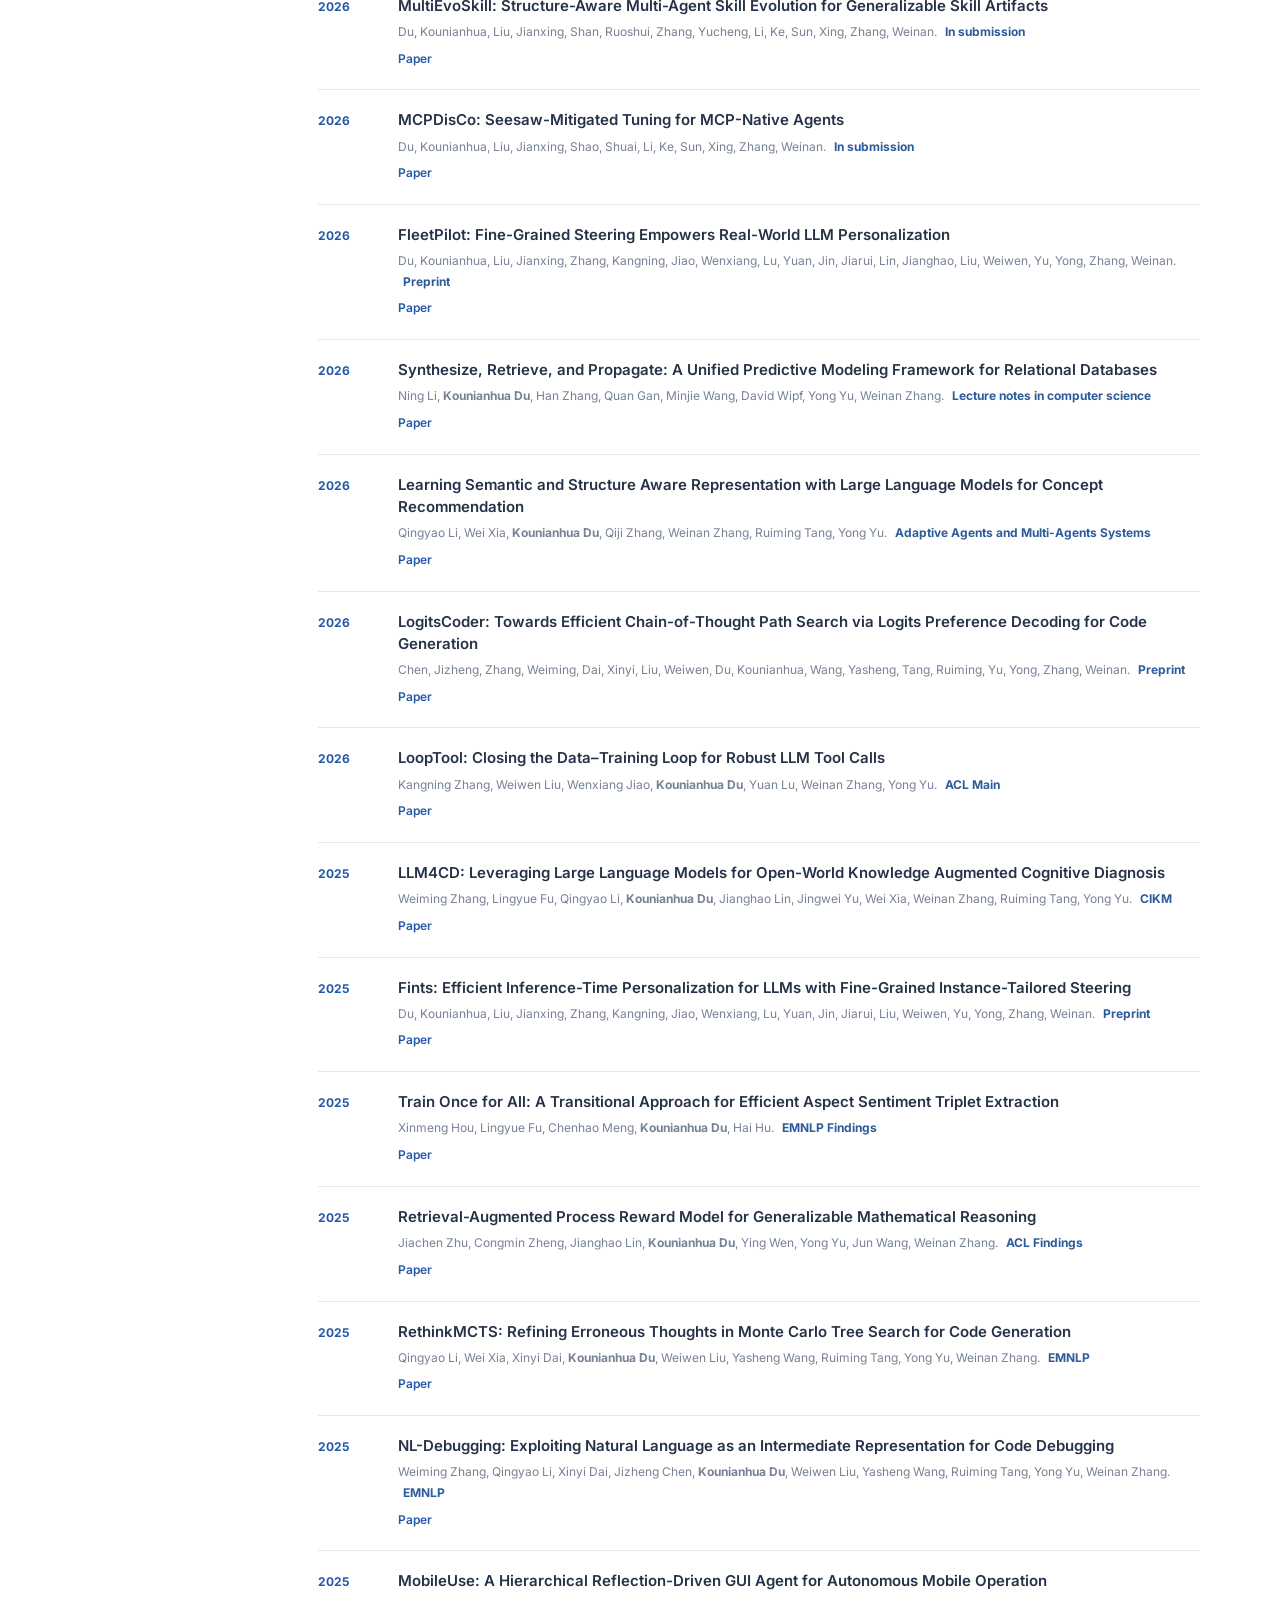
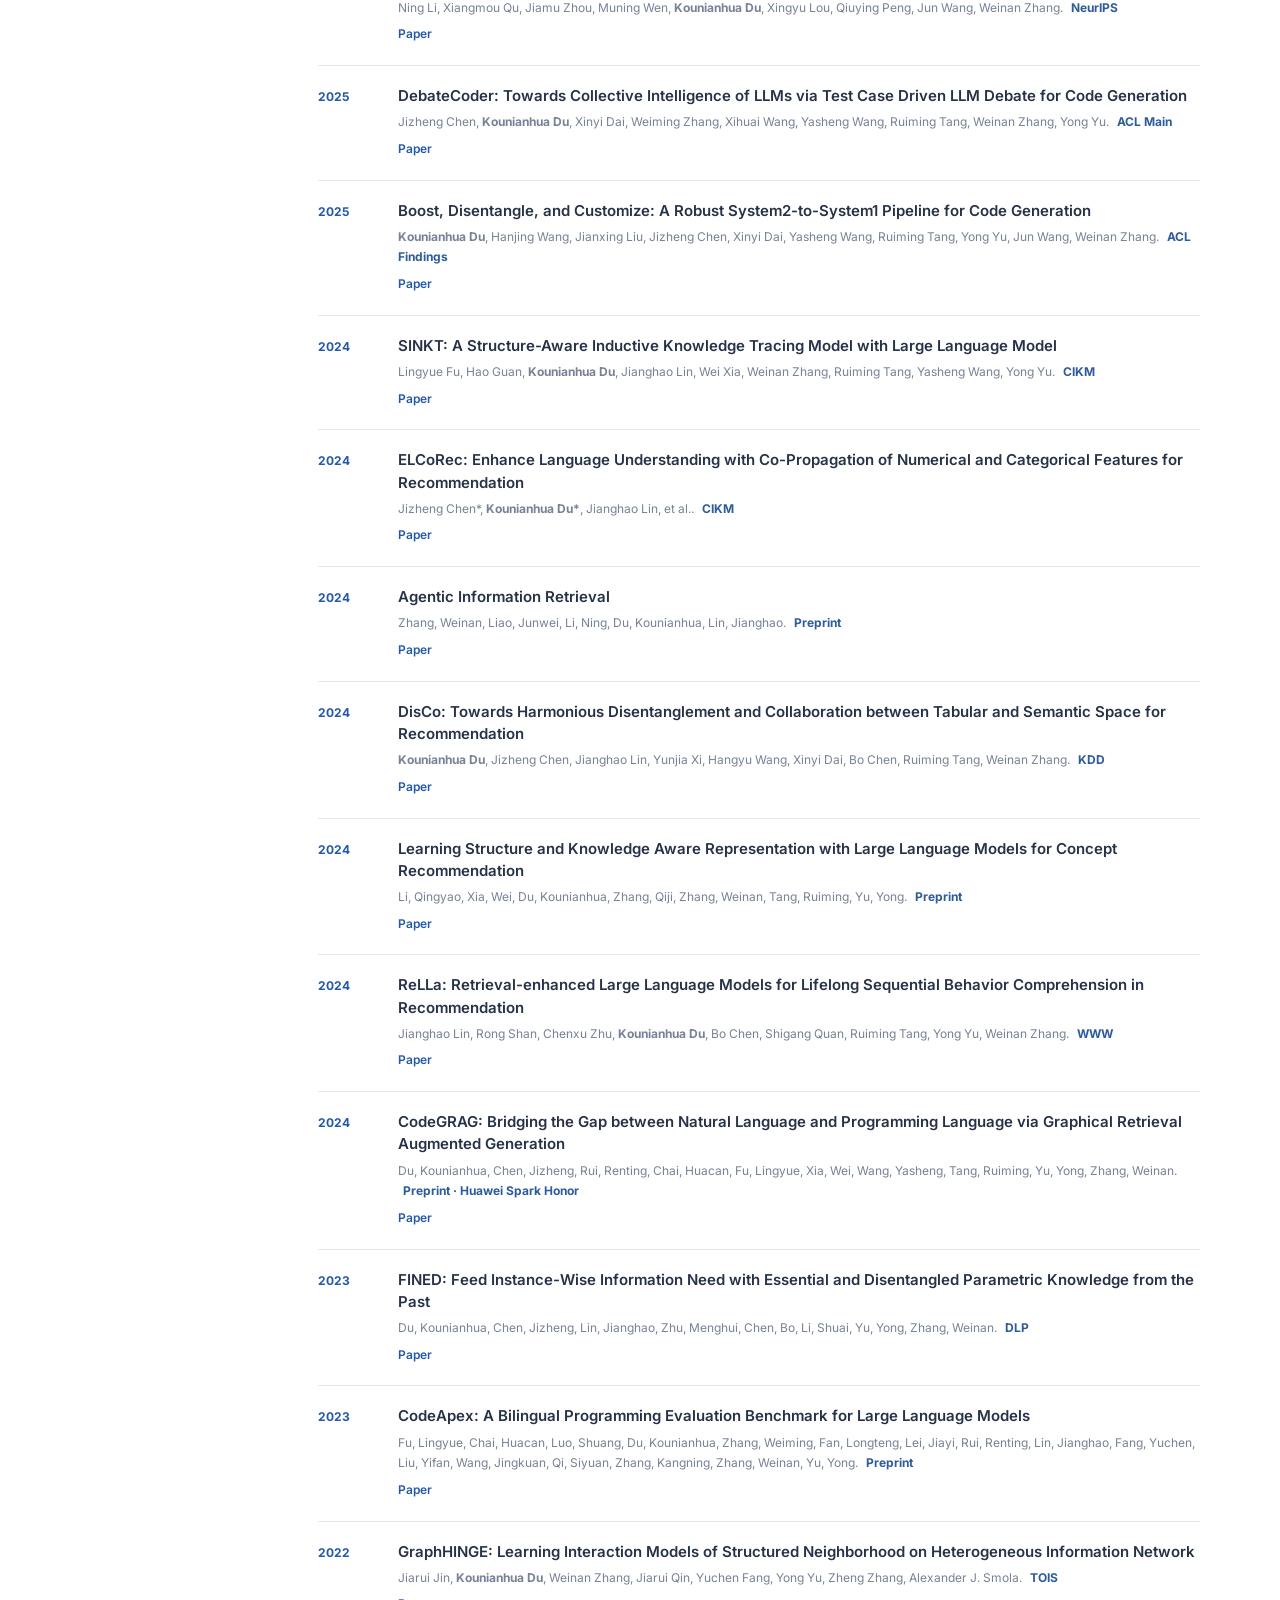
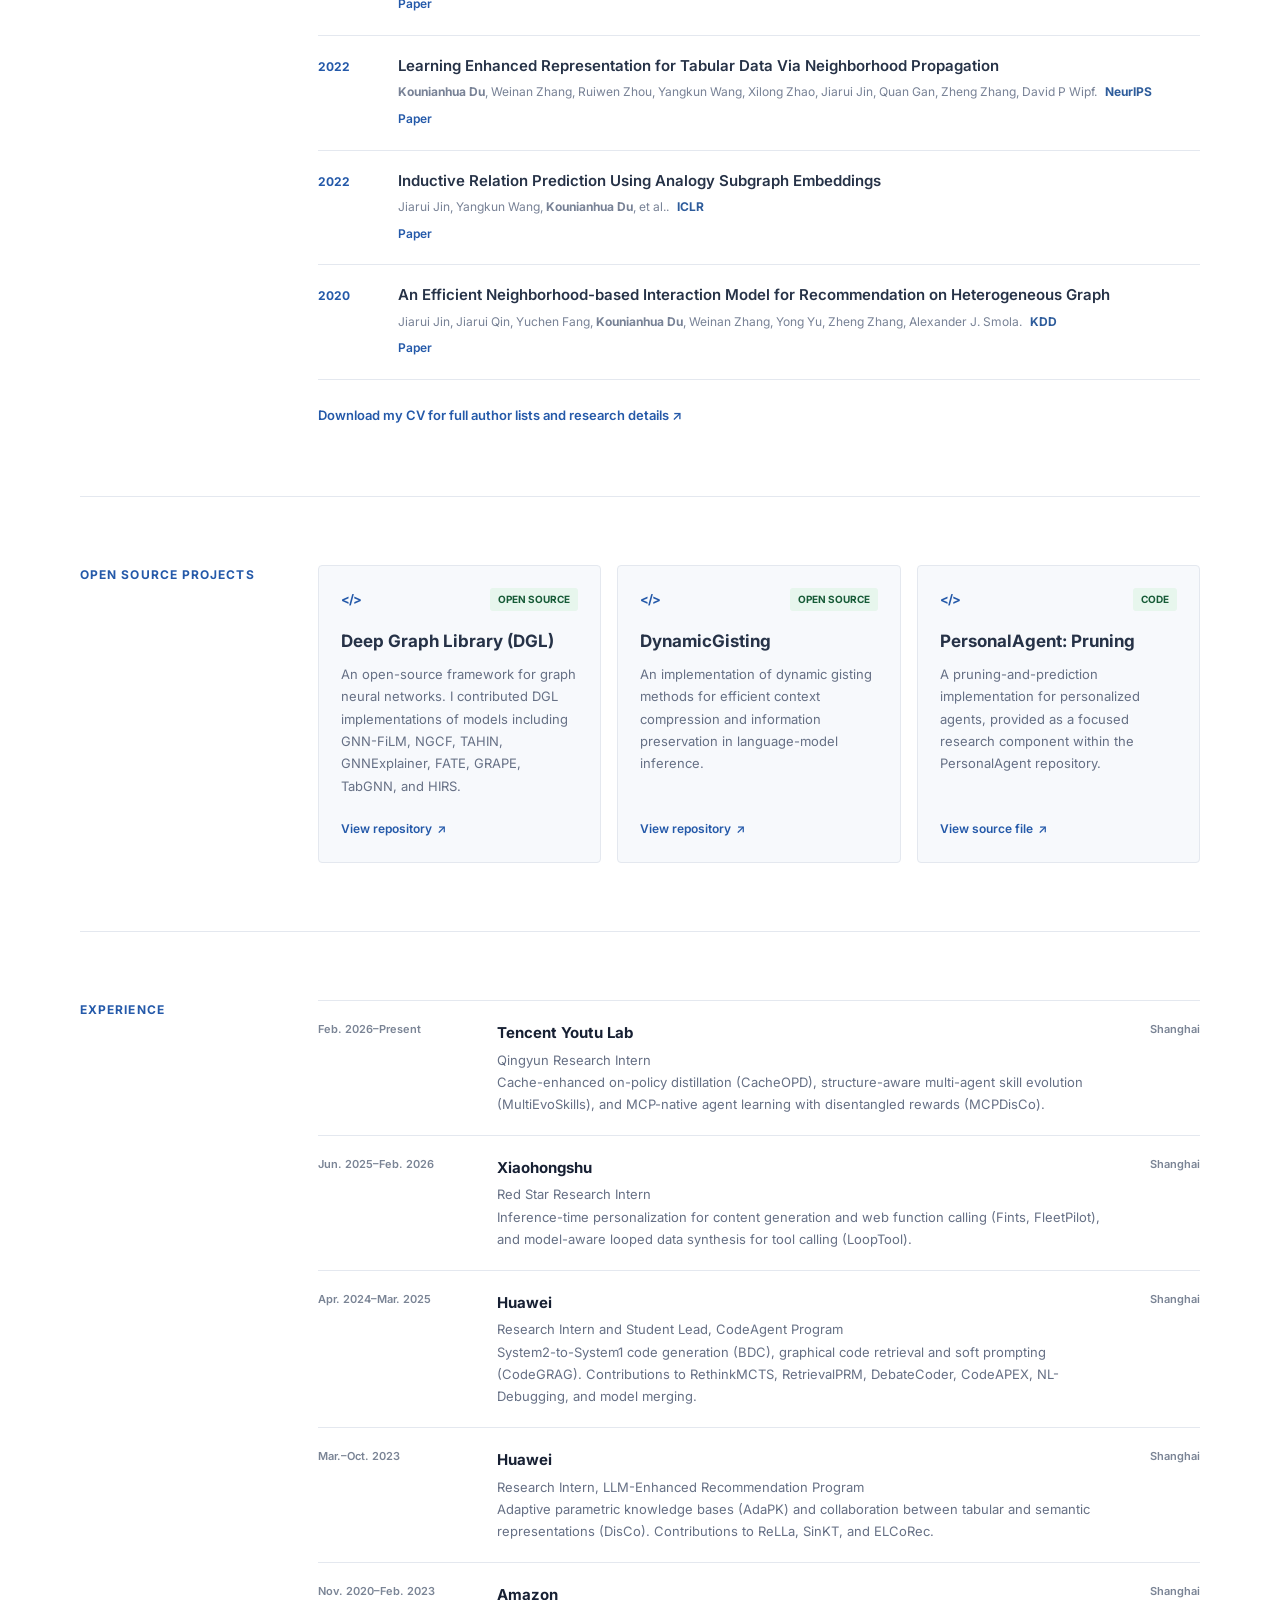
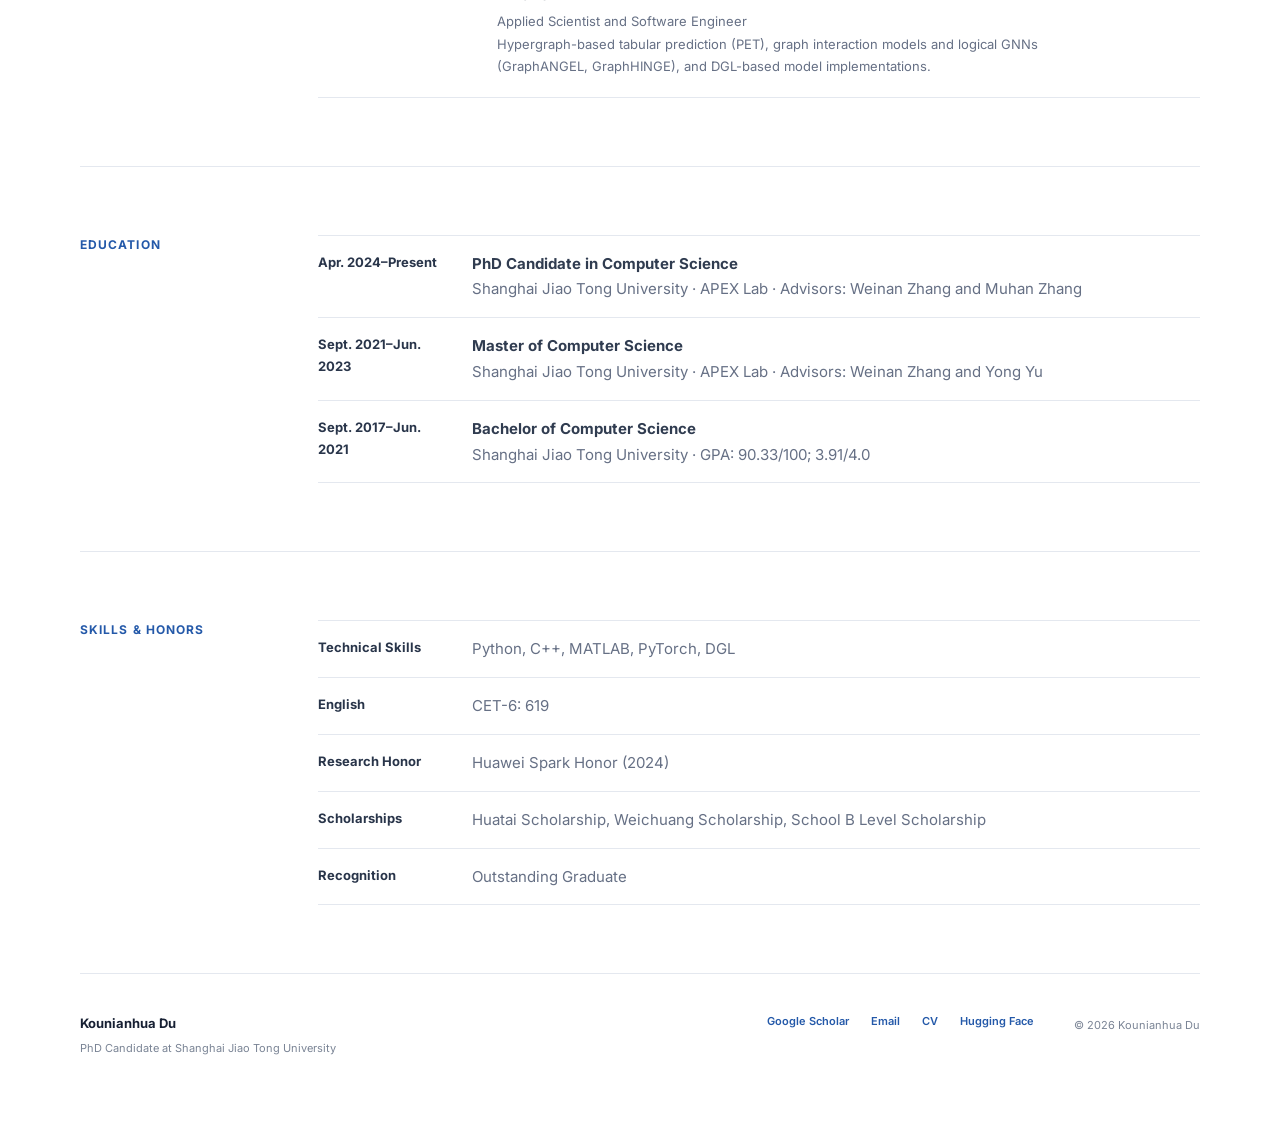
<file: kounianhua-du-website/index.html>
<!doctype html>
<html lang="en">
<head>
  <meta charset="utf-8">
  <meta name="viewport" content="width=device-width,initial-scale=1">
  <meta name="description" content="Kounianhua Du is a PhD candidate in Computer Science at Shanghai Jiao Tong University. His research spans LLM agents, multi-agent skill evolution, on-policy distillation, inference-time personalization, code intelligence, recommendation, and graph learning.">
  <meta name="author" content="Kounianhua Du">
  <meta name="theme-color" content="#ffffff">
  <title>Kounianhua Du | PhD Candidate</title>
  <link rel="preconnect" href="https://fonts.googleapis.com">
  <link rel="preconnect" href="https://fonts.gstatic.com" crossorigin>
  <link href="https://fonts.googleapis.com/css2?family=Inter:wght@400;500;600;700&family=Source+Serif+4:opsz,wght@8..60,600&display=swap" rel="stylesheet">
  <link rel="stylesheet" href="styles.css">
</head>
<body>
  <a class="skip-link" href="#main">Skip to content</a>
  <header class="site-header">
    <div class="nav-shell">
      <a class="wordmark" href="#top">Kounianhua Du</a>
      <nav aria-label="Primary navigation">
        <a href="#about">About</a>
        <a href="#updates">Updates</a>
        <a href="#research">Research</a>
        <a href="#publications">Publications</a>
        <a href="#open-source">Open Source</a>
        <a href="#experience">Experience</a>
      </nav>
    </div>
  </header>

  <main id="main" class="page-shell">
    <section class="hero" id="top">
      <div class="hero-copy reveal">
        <p class="eyebrow">LLM Agents · Multi-Agent Learning · Personalization</p>
        <h1>Kounianhua Du</h1>
        <p class="name-cn">杜蔻年华</p>
        <p class="hero-lede">I develop reliable and adaptive large language model agents, with a focus on multi-agent skill evolution, cache-enhanced on-policy distillation, reinforcement learning for tool use, and inference-time personalization.</p>
        <div class="hero-links" aria-label="Profile links">
          <a href="https://scholar.google.com/citations?user=3iWnom0AAAAJ&amp;hl=en&amp;sortby=pubdate" target="_blank" rel="noreferrer">Google Scholar</a>
          <a href="assets/Kounianhua_Du_CV.pdf" target="_blank">Curriculum Vitae</a>
          <a href="https://huggingface.co/KounianhuaDu" target="_blank" rel="noreferrer">Hugging Face</a>
          <a href="mailto:kounianhuadu@sjtu.edu.cn">Email</a>
        </div>
      </div>
      <aside class="profile-card reveal" aria-label="Academic profile">
        <img class="profile-photo" src="assets/profile-photo.png" alt="Portrait of Kounianhua Du">
        <div>
          <strong>PhD Candidate in Computer Science</strong>
          <span>Shanghai Jiao Tong University</span>
          <span>APEX Lab · Shanghai, China</span>
        </div>
      </aside>
    </section>

    <section class="section-block" id="about">
      <div class="section-heading"><p>About</p></div>
      <div class="section-body about-body">
        <p>I am a PhD candidate in Computer Science at Shanghai Jiao Tong University and a member of the APEX Lab. I am advised by <a href="http://wnzhang.net/" target="_blank" rel="noreferrer">Professor Weinan Zhang</a> and <a href="https://muhanzhang.github.io/" target="_blank" rel="noreferrer">Professor Muhan Zhang</a>.</p>
        <p>My current research at Tencent Youtu Lab explores cache-enhanced on-policy distillation (CacheOPD), structure-aware multi-agent skill evolution (MultiEvoSkills), and reinforcement learning for MCP-native agents (MCPDisCo). I also study inference-time personalization, code intelligence, recommendation systems, and graph representation learning.</p>
        <div class="compact-list">
          <div><strong>Current</strong><span>PhD Candidate, Shanghai Jiao Tong University, Apr. 2024–Present</span></div>
          <div><strong>Research</strong><span>LLM agents, multi-agent learning, distillation, personalization, code intelligence, graph learning</span></div>
          <div><strong>Advisors</strong><span>Professor Weinan Zhang and Professor Muhan Zhang</span></div>
        </div>
      </div>
    </section>

    <section class="section-block" id="updates">
      <div class="section-heading"><p>Updates</p></div>
      <div class="section-body news-list">
        <article><time>Ongoing</time><p>Developing <a href="#cacheopd">CacheOPD</a>, a cache-enhanced on-policy distillation approach with teacher-cache-guided rollouts and distribution-aware training.</p></article>
        <article><time>Current</time><p><a href="#multievoskills">MultiEvoSkills</a> and <a href="https://arxiv.org/abs/2610.14956" target="_blank" rel="noreferrer">MCPDisCo</a> are in submission.</p></article>
        <article><time>Feb. 2026</time><p>Joined Tencent Youtu Lab as a Qingyun Research Intern, working on agent learning, distillation, and multi-agent skill evolution.</p></article>
        <article><time>2026</time><p><a href="https://arxiv.org/pdf/2511.09148" target="_blank" rel="noreferrer">LoopTool</a> was accepted to ACL 2026 Main Conference.</p></article>
        <article><time>2025</time><p><a href="https://arxiv.org/pdf/2502.12492" target="_blank" rel="noreferrer">Boost, Disentangle, and Customize</a> appeared in Findings of ACL 2025.</p></article>
      </div>
    </section>

    <section class="section-block" id="research">
      <div class="section-heading"><p>Selected Research</p></div>
      <div class="section-body projects-grid">
        <article class="project-card reveal" id="cacheopd">
          <div class="project-top"><h2>CacheOPD</h2><span class="tag preprint">In Progress</span></div>
          <p class="paper-title">Cache-Enhanced On-Policy Distillation</p>
          <p>Explores teacher-cache-guided rollouts to increase beneficial token hits, information-preserving token importance, and distribution-aware curriculum training and regularization.</p>
        </article>
        <article data-publication="multievoskills" class="project-card reveal" id="multievoskills">
          <div class="project-top"><h2>MultiEvoSkills</h2><span class="tag preprint">In submission</span></div>
          <p class="paper-title">MultiEvoSkill: Structure-Aware Multi-Agent Skill Evolution for Generalizable Skill Artifacts</p>
          <p>Uses a structure-aware multi-agent evolution pipeline and distributed workloads to reduce the budget required to produce strong, generalizable skill artifacts through collective intelligence.</p>
          <div class="inline-links"><a href="https://doi.org/10.48550/arxiv.2610.34260" target="_blank" rel="noreferrer">Paper</a></div>
        </article>
        <article data-publication="mcpdisco" class="project-card reveal">
          <div class="project-top"><h2>MCPDisCo</h2><span class="tag preprint">In submission</span></div>
          <p class="paper-title">MCPDisCo: Seesaw-Mitigated Tuning for MCP-Native Agents</p>
          <p>Combines token-masked disentangled rewards and gradient surgery to mitigate interference between reasoning and tool use, with evaluation on long-horizon tasks and out-of-distribution generalization.</p>
          <div class="inline-links"><a href="https://doi.org/10.48550/arxiv.2610.14956" target="_blank" rel="noreferrer">Paper</a><a href="https://huggingface.co/KounianhuaDu/MCP_rl" target="_blank" rel="noreferrer">Model weights</a></div>
        </article>
        <article data-publication="fleetpilot" class="project-card reveal">
          <div class="project-top"><h2>FleetPilot</h2><span class="tag preprint">Preprint</span></div>
          <p class="paper-title">FleetPilot: Fine-Grained Steering Empowers Real-World LLM Personalization</p>
          <p>Studies inference-time personalization through fine-grained activation steering, with evaluation spanning short- and long-form content generation and web function calling.</p>
          <div class="inline-links"><a href="https://doi.org/10.48550/arxiv.2610.14970" target="_blank" rel="noreferrer">Paper</a></div>
        </article>
        <article data-publication="fints" class="project-card reveal">
          <div class="project-top"><h2>Fints</h2><span class="tag preprint">Preprint</span></div>
          <p class="paper-title">Fints: Efficient Inference-Time Personalization for LLMs with Fine-Grained Instance-Tailored Steering</p>
          <p>Models personalization as a sample-level activation shift, enabling adaptation with fewer than ten user examples and under rapidly changing interests.</p>
          <div class="inline-links"><a href="https://doi.org/10.48550/arxiv.2510.27206" target="_blank" rel="noreferrer">Paper</a></div>
        </article>
        <article data-publication="looptool" class="project-card reveal">
          <div class="project-top"><h2>LoopTool</h2><span class="tag conference">ACL Main 2026</span></div>
          <p class="paper-title">LoopTool: Closing the Data–Training Loop for Robust LLM Tool Calls</p>
          <p>Iteratively diagnoses model capabilities and corrects or synthesizes training data from failure cases, achieving strong tool-calling performance on BFCL-v3 and AceBench among 8B models.</p>
          <div class="inline-links"><a href="https://doi.org/10.18653/v1/2026.acl-long.968" target="_blank" rel="noreferrer">Paper</a></div>
        </article>
        <article data-publication="bdc" class="project-card reveal">
          <div class="project-top"><h2>Boost, Disentangle, and Customize</h2><span class="tag conference">ACL Findings 2025</span></div>
          <p class="paper-title">Boost, Disentangle, and Customize: A Robust System2-to-System1 Pipeline for Code Generation</p>
          <p>Combines reward-guided multi-agent tree search with an input-aware hypernetwork that composes disentangled LoRA experts for robust code generation.</p>
          <div class="inline-links"><a href="https://doi.org/10.18653/v1/2025.findings-acl.833" target="_blank" rel="noreferrer">Paper</a></div>
        </article>
        <article data-publication="pet" class="project-card reveal">
          <div class="project-top"><h2>PET</h2><span class="tag conference">NeurIPS 2022</span></div>
          <p class="paper-title">Learning Enhanced Representation for Tabular Data Via Neighborhood Propagation</p>
          <p>Uses retrieval-based hypergraphs to jointly perform feature enhancement and label propagation for robust tabular prediction.</p>
          <div class="inline-links"><a href="https://doi.org/10.52202/068431-1191" target="_blank" rel="noreferrer">Paper</a></div>
        </article>
      </div>
    </section>

    <section class="section-block" id="publications">
      <div class="section-heading"><p>Publications &amp; Manuscripts</p></div>
      <div class="section-body">
        <p class="publication-source"><a href="https://scholar.google.com/citations?user=3iWnom0AAAAJ&amp;hl=en&amp;sortby=pubdate" target="_blank" rel="noreferrer">Google Scholar profile</a> · <a href="https://openalex.org/A5074618552" target="_blank" rel="noreferrer">OpenAlex metadata</a><br>Last successful OpenAlex sync: 2026-10-30 14:31:23 UTC. Curated entries and corrections are preserved; database coverage may differ from Scholar.</p>
        <div class="filters" role="group" aria-label="Filter publications">
          <button class="active" data-filter="all">All</button>
          <button data-filter="agents">Agents and Code</button>
          <button data-filter="recommendation">Recommendation</button>
          <button data-filter="graphs">Graphs</button>
          <button data-filter="other">Other</button>
        </div>
        <div class="publication-list">
          <article data-category="agents" data-publication-id="multievoskills"><time>2026</time><div><h3>MultiEvoSkill: Structure-Aware Multi-Agent Skill Evolution for Generalizable Skill Artifacts</h3><p>Du, Kounianhua, Liu, Jianxing, Shan, Ruoshui, Zhang, Yucheng, Li, Ke, Sun, Xing, Zhang, Weinan. <span>In submission</span></p><a href="https://doi.org/10.48550/arxiv.2610.34260" target="_blank" rel="noreferrer">Paper</a></div></article>
          <article data-category="agents" data-publication-id="mcpdisco"><time>2026</time><div><h3>MCPDisCo: Seesaw-Mitigated Tuning for MCP-Native Agents</h3><p>Du, Kounianhua, Liu, Jianxing, Shao, Shuai, Li, Ke, Sun, Xing, Zhang, Weinan. <span>In submission</span></p><a href="https://doi.org/10.48550/arxiv.2610.14956" target="_blank" rel="noreferrer">Paper</a></div></article>
          <article data-category="agents" data-publication-id="fleetpilot"><time>2026</time><div><h3>FleetPilot: Fine-Grained Steering Empowers Real-World LLM Personalization</h3><p>Du, Kounianhua, Liu, Jianxing, Zhang, Kangning, Jiao, Wenxiang, Lu, Yuan, Jin, Jiarui, Lin, Jianghao, Liu, Weiwen, Yu, Yong, Zhang, Weinan. <span>Preprint</span></p><a href="https://doi.org/10.48550/arxiv.2610.14970" target="_blank" rel="noreferrer">Paper</a></div></article>
          <article data-category="graphs" data-publication-id="W4416855228"><time>2026</time><div><h3>Synthesize, Retrieve, and Propagate: A Unified Predictive Modeling Framework for Relational Databases</h3><p>Ning Li, <strong>Kounianhua Du</strong>, Han Zhang, Quan Gan, Minjie Wang, David Wipf, Yong Yu, Weinan Zhang. <span>Lecture notes in computer science</span></p><a href="https://doi.org/10.1007/978-3-032-37670-1_33" target="_blank" rel="noreferrer">Paper</a></div></article>
          <article data-category="recommendation" data-publication-id="W7162258100"><time>2026</time><div><h3>Learning Semantic and Structure Aware Representation with Large Language Models for Concept Recommendation</h3><p>Qingyao Li, Wei Xia, <strong>Kounianhua Du</strong>, Qiji Zhang, Weinan Zhang, Ruiming Tang, Yong Yu. <span>Adaptive Agents and Multi-Agents Systems</span></p><a href="https://doi.org/10.65109/ckwm7360" target="_blank" rel="noreferrer">Paper</a></div></article>
          <article data-category="agents" data-publication-id="W7129447480"><time>2026</time><div><h3>LogitsCoder: Towards Efficient Chain-of-Thought Path Search via Logits Preference Decoding for Code Generation</h3><p>Chen, Jizheng, Zhang, Weiming, Dai, Xinyi, Liu, Weiwen, Du, Kounianhua, Wang, Yasheng, Tang, Ruiming, Yu, Yong, Zhang, Weinan. <span>Preprint</span></p><a href="https://doi.org/10.48550/arxiv.2602.14054" target="_blank" rel="noreferrer">Paper</a></div></article>
          <article data-category="agents" data-publication-id="looptool"><time>2026</time><div><h3>LoopTool: Closing the Data–Training Loop for Robust LLM Tool Calls</h3><p>Kangning Zhang, Weiwen Liu, Wenxiang Jiao, <strong>Kounianhua Du</strong>, Yuan Lu, Weinan Zhang, Yong Yu. <span>ACL Main</span></p><a href="https://doi.org/10.18653/v1/2026.acl-long.968" target="_blank" rel="noreferrer">Paper</a></div></article>
          <article data-category="recommendation" data-publication-id="W4416017983"><time>2025</time><div><h3>LLM4CD: Leveraging Large Language Models for Open-World Knowledge Augmented Cognitive Diagnosis</h3><p>Weiming Zhang, Lingyue Fu, Qingyao Li, <strong>Kounianhua Du</strong>, Jianghao Lin, Jingwei Yu, Wei Xia, Weinan Zhang, Ruiming Tang, Yong Yu. <span>CIKM</span></p><a href="https://doi.org/10.1145/3746252.3761321" target="_blank" rel="noreferrer">Paper</a></div></article>
          <article data-category="agents" data-publication-id="fints"><time>2025</time><div><h3>Fints: Efficient Inference-Time Personalization for LLMs with Fine-Grained Instance-Tailored Steering</h3><p>Du, Kounianhua, Liu, Jianxing, Zhang, Kangning, Jiao, Wenxiang, Lu, Yuan, Jin, Jiarui, Liu, Weiwen, Yu, Yong, Zhang, Weinan. <span>Preprint</span></p><a href="https://doi.org/10.48550/arxiv.2510.27206" target="_blank" rel="noreferrer">Paper</a></div></article>
          <article data-category="other" data-publication-id="W4416035215"><time>2025</time><div><h3>Train Once for All: A Transitional Approach for Efficient Aspect Sentiment Triplet Extraction</h3><p>Xinmeng Hou, Lingyue Fu, Chenhao Meng, <strong>Kounianhua Du</strong>, Hai Hu. <span>EMNLP Findings</span></p><a href="https://doi.org/10.18653/v1/2025.findings-emnlp.355" target="_blank" rel="noreferrer">Paper</a></div></article>
          <article data-category="agents" data-publication-id="retrievalprm"><time>2025</time><div><h3>Retrieval-Augmented Process Reward Model for Generalizable Mathematical Reasoning</h3><p>Jiachen Zhu, Congmin Zheng, Jianghao Lin, <strong>Kounianhua Du</strong>, Ying Wen, Yong Yu, Jun Wang, Weinan Zhang. <span>ACL Findings</span></p><a href="https://doi.org/10.18653/v1/2025.findings-acl.444" target="_blank" rel="noreferrer">Paper</a></div></article>
          <article data-category="agents" data-publication-id="rethinkmcts"><time>2025</time><div><h3>RethinkMCTS: Refining Erroneous Thoughts in Monte Carlo Tree Search for Code Generation</h3><p>Qingyao Li, Wei Xia, Xinyi Dai, <strong>Kounianhua Du</strong>, Weiwen Liu, Yasheng Wang, Ruiming Tang, Yong Yu, Weinan Zhang. <span>EMNLP</span></p><a href="https://doi.org/10.18653/v1/2025.emnlp-main.410" target="_blank" rel="noreferrer">Paper</a></div></article>
          <article data-category="agents" data-publication-id="nl-debugging"><time>2025</time><div><h3>NL-Debugging: Exploiting Natural Language as an Intermediate Representation for Code Debugging</h3><p>Weiming Zhang, Qingyao Li, Xinyi Dai, Jizheng Chen, <strong>Kounianhua Du</strong>, Weiwen Liu, Yasheng Wang, Ruiming Tang, Yong Yu, Weinan Zhang. <span>EMNLP</span></p><a href="https://doi.org/10.18653/v1/2025.emnlp-main.80" target="_blank" rel="noreferrer">Paper</a></div></article>
          <article data-category="agents" data-publication-id="mobileuse"><time>2025</time><div><h3>MobileUse: A Hierarchical Reflection-Driven GUI Agent for Autonomous Mobile Operation</h3><p>Ning Li, Xiangmou Qu, Jiamu Zhou, Muning Wen, <strong>Kounianhua Du</strong>, Xingyu Lou, Qiuying Peng, Jun Wang, Weinan Zhang. <span>NeurIPS</span></p><a href="https://doi.org/10.52202/085713-1347" target="_blank" rel="noreferrer">Paper</a></div></article>
          <article data-category="agents" data-publication-id="debatecoder"><time>2025</time><div><h3>DebateCoder: Towards Collective Intelligence of LLMs via Test Case Driven LLM Debate for Code Generation</h3><p>Jizheng Chen, <strong>Kounianhua Du</strong>, Xinyi Dai, Weiming Zhang, Xihuai Wang, Yasheng Wang, Ruiming Tang, Weinan Zhang, Yong Yu. <span>ACL Main</span></p><a href="https://doi.org/10.18653/v1/2025.acl-long.589" target="_blank" rel="noreferrer">Paper</a></div></article>
          <article data-category="agents" data-publication-id="bdc"><time>2025</time><div><h3>Boost, Disentangle, and Customize: A Robust System2-to-System1 Pipeline for Code Generation</h3><p><strong>Kounianhua Du</strong>, Hanjing Wang, Jianxing Liu, Jizheng Chen, Xinyi Dai, Yasheng Wang, Ruiming Tang, Yong Yu, Jun Wang, Weinan Zhang. <span>ACL Findings</span></p><a href="https://doi.org/10.18653/v1/2025.findings-acl.833" target="_blank" rel="noreferrer">Paper</a></div></article>
          <article data-category="recommendation" data-publication-id="sinkt"><time>2024</time><div><h3>SINKT: A Structure-Aware Inductive Knowledge Tracing Model with Large Language Model</h3><p>Lingyue Fu, Hao Guan, <strong>Kounianhua Du</strong>, Jianghao Lin, Wei Xia, Weinan Zhang, Ruiming Tang, Yasheng Wang, Yong Yu. <span>CIKM</span></p><a href="https://doi.org/10.1145/3627673.3679760" target="_blank" rel="noreferrer">Paper</a></div></article>
          <article data-category="recommendation" data-publication-id="elcorec"><time>2024</time><div><h3>ELCoRec: Enhance Language Understanding with Co-Propagation of Numerical and Categorical Features for Recommendation</h3><p>Jizheng Chen*, <strong>Kounianhua Du*</strong>, Jianghao Lin, et al.. <span>CIKM</span></p><a href="https://doi.org/10.1145/3627673.3679789" target="_blank" rel="noreferrer">Paper</a></div></article>
          <article data-category="agents" data-publication-id="agentic-ir"><time>2024</time><div><h3>Agentic Information Retrieval</h3><p>Zhang, Weinan, Liao, Junwei, Li, Ning, Du, Kounianhua, Lin, Jianghao. <span>Preprint</span></p><a href="https://doi.org/10.48550/arxiv.2410.09713" target="_blank" rel="noreferrer">Paper</a></div></article>
          <article data-category="recommendation" data-publication-id="disco"><time>2024</time><div><h3>DisCo: Towards Harmonious Disentanglement and Collaboration between Tabular and Semantic Space for Recommendation</h3><p><strong>Kounianhua Du</strong>, Jizheng Chen, Jianghao Lin, Yunjia Xi, Hangyu Wang, Xinyi Dai, Bo Chen, Ruiming Tang, Weinan Zhang. <span>KDD</span></p><a href="https://doi.org/10.1145/3637528.3672008" target="_blank" rel="noreferrer">Paper</a></div></article>
          <article data-category="recommendation" data-publication-id="W4398230050"><time>2024</time><div><h3>Learning Structure and Knowledge Aware Representation with Large Language Models for Concept Recommendation</h3><p>Li, Qingyao, Xia, Wei, Du, Kounianhua, Zhang, Qiji, Zhang, Weinan, Tang, Ruiming, Yu, Yong. <span>Preprint</span></p><a href="https://doi.org/10.48550/arxiv.2405.12442" target="_blank" rel="noreferrer">Paper</a></div></article>
          <article data-category="recommendation" data-publication-id="rella"><time>2024</time><div><h3>ReLLa: Retrieval-enhanced Large Language Models for Lifelong Sequential Behavior Comprehension in Recommendation</h3><p>Jianghao Lin, Rong Shan, Chenxu Zhu, <strong>Kounianhua Du</strong>, Bo Chen, Shigang Quan, Ruiming Tang, Yong Yu, Weinan Zhang. <span>WWW</span></p><a href="https://doi.org/10.1145/3589334.3645467" target="_blank" rel="noreferrer">Paper</a></div></article>
          <article data-category="agents" data-publication-id="codegrag"><time>2024</time><div><h3>CodeGRAG: Bridging the Gap between Natural Language and Programming Language via Graphical Retrieval Augmented Generation</h3><p>Du, Kounianhua, Chen, Jizheng, Rui, Renting, Chai, Huacan, Fu, Lingyue, Xia, Wei, Wang, Yasheng, Tang, Ruiming, Yu, Yong, Zhang, Weinan. <span>Preprint · Huawei Spark Honor</span></p><a href="https://doi.org/10.48550/arxiv.2405.02355" target="_blank" rel="noreferrer">Paper</a></div></article>
          <article data-category="recommendation" data-publication-id="fined"><time>2023</time><div><h3>FINED: Feed Instance-Wise Information Need with Essential and Disentangled Parametric Knowledge from the Past</h3><p>Du, Kounianhua, Chen, Jizheng, Lin, Jianghao, Zhu, Menghui, Chen, Bo, Li, Shuai, Yu, Yong, Zhang, Weinan. <span>DLP</span></p><a href="https://doi.org/10.48550/arxiv.2406.00012" target="_blank" rel="noreferrer">Paper</a></div></article>
          <article data-category="agents" data-publication-id="codeapex"><time>2023</time><div><h3>CodeApex: A Bilingual Programming Evaluation Benchmark for Large Language Models</h3><p>Fu, Lingyue, Chai, Huacan, Luo, Shuang, Du, Kounianhua, Zhang, Weiming, Fan, Longteng, Lei, Jiayi, Rui, Renting, Lin, Jianghao, Fang, Yuchen, Liu, Yifan, Wang, Jingkuan, Qi, Siyuan, Zhang, Kangning, Zhang, Weinan, Yu, Yong. <span>Preprint</span></p><a href="https://doi.org/10.48550/arxiv.2309.01940" target="_blank" rel="noreferrer">Paper</a></div></article>
          <article data-category="graphs" data-publication-id="graphhinge"><time>2022</time><div><h3>GraphHINGE: Learning Interaction Models of Structured Neighborhood on Heterogeneous Information Network</h3><p>Jiarui Jin, <strong>Kounianhua Du</strong>, Weinan Zhang, Jiarui Qin, Yuchen Fang, Yong Yu, Zheng Zhang, Alexander J. Smola. <span>TOIS</span></p><a href="https://doi.org/10.1145/3472956" target="_blank" rel="noreferrer">Paper</a></div></article>
          <article data-category="graphs" data-publication-id="pet"><time>2022</time><div><h3>Learning Enhanced Representation for Tabular Data Via Neighborhood Propagation</h3><p><strong>Kounianhua Du</strong>, Weinan Zhang, Ruiwen Zhou, Yangkun Wang, Xilong Zhao, Jiarui Jin, Quan Gan, Zheng Zhang, David P Wipf. <span>NeurIPS</span></p><a href="https://doi.org/10.52202/068431-1191" target="_blank" rel="noreferrer">Paper</a></div></article>
          <article data-category="graphs" data-publication-id="graphangel"><time>2022</time><div><h3>Inductive Relation Prediction Using Analogy Subgraph Embeddings</h3><p>Jiarui Jin, Yangkun Wang, <strong>Kounianhua Du</strong>, et al.. <span>ICLR</span></p><a href="https://openreview.net/pdf?id=PTRo58zPt3P" target="_blank" rel="noreferrer">Paper</a></div></article>
          <article data-category="graphs" data-publication-id="graph-interaction"><time>2020</time><div><h3>An Efficient Neighborhood-based Interaction Model for Recommendation on Heterogeneous Graph</h3><p>Jiarui Jin, Jiarui Qin, Yuchen Fang, <strong>Kounianhua Du</strong>, Weinan Zhang, Yong Yu, Zheng Zhang, Alexander J. Smola. <span>KDD</span></p><a href="https://doi.org/10.1145/3394486.3403050" target="_blank" rel="noreferrer">Paper</a></div></article>
        </div>
        <p class="section-link"><a href="assets/Kounianhua_Du_CV.pdf" target="_blank">Download my CV for full author lists and research details</a></p>
      </div>
    </section>

    <section class="section-block" id="open-source">
      <div class="section-heading"><p>Open Source Projects</p></div>
      <div class="section-body repository-grid">
        <article class="repository-card reveal">
          <div class="repository-header">
            <span class="repo-icon" aria-hidden="true">&lt;/&gt;</span>
            <span class="tag open-source-tag">Open Source</span>
          </div>
          <h2>Deep Graph Library (DGL)</h2>
          <p>An open-source framework for graph neural networks. I contributed DGL implementations of models including GNN-FiLM, NGCF, TAHIN, GNNExplainer, FATE, GRAPE, TabGNN, and HIRS.</p>
          <a class="repo-link" href="https://github.com/dmlc/dgl" target="_blank" rel="noreferrer">View repository <span aria-hidden="true">↗</span></a>
        </article>
        <article class="repository-card reveal">
          <div class="repository-header">
            <span class="repo-icon" aria-hidden="true">&lt;/&gt;</span>
            <span class="tag open-source-tag">Open Source</span>
          </div>
          <h2>DynamicGisting</h2>
          <p>An implementation of dynamic gisting methods for efficient context compression and information preservation in language-model inference.</p>
          <a class="repo-link" href="https://github.com/KounianhuaDu/DynamicGisting" target="_blank" rel="noreferrer">View repository <span aria-hidden="true">↗</span></a>
        </article>
        <article class="repository-card reveal">
          <div class="repository-header">
            <span class="repo-icon" aria-hidden="true">&lt;/&gt;</span>
            <span class="tag open-source-tag">Code</span>
          </div>
          <h2>PersonalAgent: Pruning</h2>
          <p>A pruning-and-prediction implementation for personalized agents, provided as a focused research component within the PersonalAgent repository.</p>
          <a class="repo-link" href="https://github.com/KounianhuaDu/PersonalAgent/blob/master/prune_and_predict.py" target="_blank" rel="noreferrer">View source file <span aria-hidden="true">↗</span></a>
        </article>
      </div>
    </section>

    <section class="section-block" id="experience">
      <div class="section-heading"><p>Experience</p></div>
      <div class="section-body experience-list">
        <article><time>Feb. 2026–Present</time><div><h2>Tencent Youtu Lab</h2><p>Qingyun Research Intern</p><p>Cache-enhanced on-policy distillation (CacheOPD), structure-aware multi-agent skill evolution (MultiEvoSkills), and MCP-native agent learning with disentangled rewards (MCPDisCo).</p></div><span>Shanghai</span></article>
        <article><time>Jun. 2025–Feb. 2026</time><div><h2>Xiaohongshu</h2><p>Red Star Research Intern</p><p>Inference-time personalization for content generation and web function calling (Fints, FleetPilot), and model-aware looped data synthesis for tool calling (LoopTool).</p></div><span>Shanghai</span></article>
        <article><time>Apr. 2024–Mar. 2025</time><div><h2>Huawei</h2><p>Research Intern and Student Lead, CodeAgent Program</p><p>System2-to-System1 code generation (BDC), graphical code retrieval and soft prompting (CodeGRAG). Contributions to RethinkMCTS, RetrievalPRM, DebateCoder, CodeAPEX, NL-Debugging, and model merging.</p></div><span>Shanghai</span></article>
        <article><time>Mar.–Oct. 2023</time><div><h2>Huawei</h2><p>Research Intern, LLM-Enhanced Recommendation Program</p><p>Adaptive parametric knowledge bases (AdaPK) and collaboration between tabular and semantic representations (DisCo). Contributions to ReLLa, SinKT, and ELCoRec.</p></div><span>Shanghai</span></article>
        <article><time>Nov. 2020–Feb. 2023</time><div><h2>Amazon</h2><p>Applied Scientist and Software Engineer</p><p>Hypergraph-based tabular prediction (PET), graph interaction models and logical GNNs (GraphANGEL, GraphHINGE), and DGL-based model implementations.</p></div><span>Shanghai</span></article>
      </div>
    </section>

    <section class="section-block" id="education">
      <div class="section-heading"><p>Education</p></div>
      <div class="section-body compact-list education-list">
        <div><strong>Apr. 2024–Present</strong><span><b>PhD Candidate in Computer Science</b><br>Shanghai Jiao Tong University · APEX Lab · Advisors: Weinan Zhang and Muhan Zhang</span></div>
        <div><strong>Sept. 2021–Jun. 2023</strong><span><b>Master of Computer Science</b><br>Shanghai Jiao Tong University · APEX Lab · Advisors: Weinan Zhang and Yong Yu</span></div>
        <div><strong>Sept. 2017–Jun. 2021</strong><span><b>Bachelor of Computer Science</b><br>Shanghai Jiao Tong University · GPA: 90.33/100; 3.91/4.0</span></div>
      </div>
    </section>

    <section class="section-block" id="skills-honors">
      <div class="section-heading"><p>Skills &amp; Honors</p></div>
      <div class="section-body compact-list education-list">
        <div><strong>Technical Skills</strong><span>Python, C++, MATLAB, PyTorch, DGL</span></div>
        <div><strong>English</strong><span>CET-6: 619</span></div>
        <div><strong>Research Honor</strong><span>Huawei Spark Honor (2024)</span></div>
        <div><strong>Scholarships</strong><span>Huatai Scholarship, Weichuang Scholarship, School B Level Scholarship</span></div>
        <div><strong>Recognition</strong><span>Outstanding Graduate</span></div>
      </div>
    </section>
  </main>

  <footer class="site-footer">
    <div><strong>Kounianhua Du</strong><p>PhD Candidate at Shanghai Jiao Tong University</p></div>
    <div class="footer-links"><a href="https://scholar.google.com/citations?user=3iWnom0AAAAJ&amp;hl=en&amp;sortby=pubdate" target="_blank" rel="noreferrer">Google Scholar</a><a href="mailto:kounianhuadu@sjtu.edu.cn">Email</a><a href="assets/Kounianhua_Du_CV.pdf" target="_blank">CV</a><a href="https://huggingface.co/KounianhuaDu" target="_blank" rel="noreferrer">Hugging Face</a></div>
    <p>© <span id="year"></span> Kounianhua Du</p>
  </footer>
  <script src="script.js"></script>
</body>
</html>
</file>
<file: styles.css>
:root {
  --ink: #172033;
  --muted: #667085;
  --blue: #2459a9;
  --blue-dark: #173f7a;
  --blue-soft: #eff5ff;
  --line: #e4e8ef;
  --surface: #f7f9fc;
  --white: #ffffff;
  --serif: "Source Serif 4", Georgia, serif;
  --sans: "Inter", Arial, sans-serif;
}

* { box-sizing: border-box; }
html { scroll-behavior: smooth; scroll-padding-top: 82px; }
body { margin: 0; background: var(--white); color: var(--ink); font: 15px/1.72 var(--sans); }
a { color: var(--blue); text-decoration: none; }
a:hover { color: var(--blue-dark); text-decoration: underline; text-underline-offset: 3px; }
a:focus-visible, button:focus-visible { outline: 3px solid #8bb8ff; outline-offset: 3px; }
.skip-link { position: fixed; top: -60px; left: 18px; z-index: 100; padding: 10px 14px; background: var(--ink); color: white; }
.skip-link:focus { top: 12px; }

.site-header { position: sticky; top: 0; z-index: 30; height: 68px; background: rgba(255,255,255,.95); border-bottom: 1px solid var(--line); backdrop-filter: blur(10px); }
.nav-shell { width: min(1120px, calc(100% - 44px)); height: 100%; margin: auto; display: flex; align-items: center; justify-content: space-between; gap: 28px; }
.wordmark { color: var(--ink); font-size: 17px; font-weight: 700; letter-spacing: -.02em; }
.wordmark:hover { text-decoration: none; }
.site-header nav { display: flex; gap: 28px; }
.site-header nav a { color: #465166; font-size: 13px; font-weight: 500; }
.site-header nav a:hover { color: var(--blue); text-decoration: none; }

.page-shell { width: min(1120px, calc(100% - 44px)); margin: auto; }
.hero { min-height: 485px; padding: 86px 0 72px; display: grid; grid-template-columns: minmax(0, 1.55fr) minmax(280px, .65fr); gap: 78px; align-items: center; border-bottom: 1px solid var(--line); }
.eyebrow { margin: 0 0 18px; color: var(--blue); font-size: 12px; font-weight: 700; letter-spacing: .09em; text-transform: uppercase; }
.hero h1 { margin: 0; font: 600 clamp(48px, 7vw, 76px)/1.02 var(--serif); letter-spacing: -.045em; color: #111827; }
.name-cn { margin: 5px 0 23px; color: #7a8495; font: 500 22px var(--serif); letter-spacing: .14em; }
.hero-lede { max-width: 720px; margin: 0; color: #485469; font-size: 18px; line-height: 1.75; }
.hero-links, .inline-links, .footer-links { display: flex; flex-wrap: wrap; gap: 10px 22px; }
.hero-links { margin-top: 28px; }
.hero-links a, .inline-links a, .section-link a { font-size: 13px; font-weight: 600; }
.hero-links a::after, .inline-links a::after, .section-link a::after { content: " ↗"; }
.profile-card { padding: 24px; border: 1px solid var(--line); background: var(--surface); }
.profile-photo { display: block; width: 100%; aspect-ratio: 3/4; margin-bottom: 20px; object-fit: cover; object-position: center top; }
.profile-card strong, .profile-card span { display: block; }
.profile-card strong { margin-bottom: 6px; font-size: 14px; }
.profile-card span { color: var(--muted); font-size: 12px; }

.section-block { display: grid; grid-template-columns: 190px minmax(0, 1fr); gap: 48px; padding: 68px 0; border-bottom: 1px solid var(--line); }
.section-heading p { position: sticky; top: 94px; margin: 0; color: var(--blue); font-size: 12px; font-weight: 700; letter-spacing: .09em; text-transform: uppercase; }
.section-body { min-width: 0; }
.about-body > p { max-width: 800px; margin: 0 0 18px; font-size: 17px; color: #3e4a5f; }
.compact-list { margin-top: 34px; border-top: 1px solid var(--line); }
.compact-list > div { display: grid; grid-template-columns: 130px 1fr; gap: 24px; padding: 15px 0; border-bottom: 1px solid var(--line); }
.compact-list strong { color: #29354a; font-size: 13px; }
.compact-list span { color: var(--muted); }

.news-list { border-top: 1px solid var(--line); }
.news-list article { display: grid; grid-template-columns: 130px 1fr; gap: 24px; padding: 14px 0; border-bottom: 1px solid var(--line); }
.news-list time { color: #7a8495; font-size: 12px; font-weight: 600; }
.news-list p { margin: 0; color: #435066; }

.projects-grid { display: grid; grid-template-columns: repeat(2, 1fr); gap: 18px; }
.project-card { padding: 24px; border: 1px solid var(--line); border-radius: 4px; background: var(--white); transition: border-color .2s, box-shadow .2s, transform .2s; }
.project-card:hover { border-color: #c2d4ef; box-shadow: 0 10px 30px rgba(37,74,125,.08); transform: translateY(-2px); }
.project-top { display: flex; flex-wrap: wrap; justify-content: space-between; align-items: flex-start; gap: 10px 18px; }
.project-top h2 { margin: 0; color: var(--blue); font-size: 18px; line-height: 1.3; }
.tag { flex: 0 0 auto; padding: 3px 8px; border-radius: 3px; font-size: 10px; font-weight: 700; text-transform: uppercase; }
.tag.preprint { color: #805b00; background: #fff5d6; }
.tag.conference { color: #175b37; background: #e7f6ed; }
.paper-title { margin: 15px 0 8px; color: #263247; font-weight: 600; line-height: 1.48; }
.project-card > p:not(.paper-title) { margin: 0; color: var(--muted); font-size: 13px; }
.inline-links { margin-top: 17px; }
.project-top .tag { max-width: 100%; overflow-wrap: anywhere; }
.publication-source { margin: 0 0 20px; color: var(--muted); font-size: 12px; line-height: 1.8; }

.filters { display: flex; flex-wrap: wrap; gap: 8px; margin-bottom: 22px; }
.filters button { padding: 7px 11px; border: 1px solid var(--line); border-radius: 4px; color: #536075; background: white; font: 600 11px var(--sans); cursor: pointer; }
.filters button:hover, .filters button.active { border-color: var(--blue); color: white; background: var(--blue); }
.publication-list { border-top: 1px solid var(--line); }
.publication-list article { display: grid; grid-template-columns: 58px 1fr; gap: 22px; padding: 19px 0; border-bottom: 1px solid var(--line); }
.publication-list article.hidden { display: none; }
.publication-list time { padding-top: 2px; color: var(--blue); font-size: 12px; font-weight: 700; }
.publication-list h3 { margin: 0 0 5px; color: #263247; font: 600 15px/1.48 var(--sans); }
.publication-list p { margin: 0; color: #788296; font-size: 12px; }
.publication-list p span { margin-left: 5px; color: #2e5c9b; font-weight: 700; }
.publication-list article a { display: inline-block; margin-top: 6px; font-size: 12px; font-weight: 600; }
.section-link { margin: 22px 0 0; }

.repository-grid { display: grid; grid-template-columns: repeat(3, 1fr); gap: 16px; }
.repository-card { min-height: 255px; padding: 22px; display: flex; flex-direction: column; border: 1px solid var(--line); border-radius: 4px; background: var(--surface); transition: border-color .2s, box-shadow .2s, transform .2s; }
.repository-card:hover { border-color: #b9cce9; box-shadow: 0 10px 30px rgba(37,74,125,.08); transform: translateY(-2px); }
.repository-header { display: flex; align-items: center; justify-content: space-between; margin-bottom: 19px; }
.repo-icon { color: var(--blue); font-size: 13px; font-weight: 700; letter-spacing: -.08em; }
.open-source-tag { color: #175b37; background: #e7f6ed; }
.repository-card h2 { margin: 0 0 10px; color: #263247; font-size: 17px; line-height: 1.35; }
.repository-card p { margin: 0 0 22px; color: var(--muted); font-size: 13px; }
.repo-link { margin-top: auto; font-size: 12px; font-weight: 600; }
.repo-link:hover { text-decoration: none; }
.repo-link span { display: inline-block; margin-left: 2px; transition: transform .2s; }
.repo-link:hover span { transform: translate(2px,-2px); }

.experience-list { border-top: 1px solid var(--line); }
.experience-list article { display: grid; grid-template-columns: 155px 1fr 70px; gap: 24px; padding: 19px 0; border-bottom: 1px solid var(--line); }
.experience-list time, .experience-list > article > span { color: #7a8495; font-size: 11px; font-weight: 600; }
.experience-list > article > span { text-align: right; }
.experience-list h2 { margin: 0 0 3px; font-size: 15px; }
.experience-list p { margin: 0; color: var(--muted); font-size: 13px; }
.education-list { margin-top: 0; }
.education-list span b { color: #303c50; }

.site-footer { width: min(1120px, calc(100% - 44px)); min-height: 150px; margin: auto; padding: 38px 0; display: grid; grid-template-columns: 1fr auto auto; align-items: start; gap: 40px; color: #7a8495; font-size: 11px; }
.site-footer strong { color: var(--ink); font-size: 13px; }
.site-footer p { margin: 4px 0 0; }
.footer-links a { font-size: 11px; font-weight: 600; }

.reveal { opacity: 0; transform: translateY(12px); transition: opacity .55s ease, transform .55s ease; }
.reveal.visible { opacity: 1; transform: none; }

@media (max-width: 820px) {
  .site-header nav { gap: 16px; }
  .site-header nav a:nth-child(2), .site-header nav a:nth-child(5) { display: none; }
  .hero { grid-template-columns: 1fr; gap: 40px; padding: 62px 0; }
  .profile-card { max-width: 390px; }
  .section-block { grid-template-columns: 1fr; gap: 24px; }
  .section-heading p { position: static; }
  .projects-grid, .repository-grid { grid-template-columns: 1fr; }
  .site-footer { grid-template-columns: 1fr; gap: 18px; }
}

@media (max-width: 560px) {
  .nav-shell, .page-shell, .site-footer { width: min(100% - 30px, 1120px); }
  .site-header nav a:nth-child(3), .site-header nav a:nth-child(4) { display: none; }
  .hero h1 { font-size: 46px; }
  .hero-lede { font-size: 16px; }
  .section-block { padding: 50px 0; }
  .compact-list > div, .news-list article, .publication-list article, .experience-list article { grid-template-columns: 1fr; gap: 5px; }
  .experience-list > article > span { text-align: left; }
}

@media (prefers-reduced-motion: reduce) {
  html { scroll-behavior: auto; }
  .reveal { opacity: 1; transform: none; transition: none; }
}
</file>
<file: kounianhua-du-website/styles.css>
:root {
  --ink: #172033;
  --muted: #667085;
  --blue: #2459a9;
  --blue-dark: #173f7a;
  --blue-soft: #eff5ff;
  --line: #e4e8ef;
  --surface: #f7f9fc;
  --white: #ffffff;
  --serif: "Source Serif 4", Georgia, serif;
  --sans: "Inter", Arial, sans-serif;
}

* { box-sizing: border-box; }
html { scroll-behavior: smooth; scroll-padding-top: 82px; }
body { margin: 0; background: var(--white); color: var(--ink); font: 15px/1.72 var(--sans); }
a { color: var(--blue); text-decoration: none; }
a:hover { color: var(--blue-dark); text-decoration: underline; text-underline-offset: 3px; }
a:focus-visible, button:focus-visible { outline: 3px solid #8bb8ff; outline-offset: 3px; }
.skip-link { position: fixed; top: -60px; left: 18px; z-index: 100; padding: 10px 14px; background: var(--ink); color: white; }
.skip-link:focus { top: 12px; }

.site-header { position: sticky; top: 0; z-index: 30; height: 68px; background: rgba(255,255,255,.95); border-bottom: 1px solid var(--line); backdrop-filter: blur(10px); }
.nav-shell { width: min(1120px, calc(100% - 44px)); height: 100%; margin: auto; display: flex; align-items: center; justify-content: space-between; gap: 28px; }
.wordmark { color: var(--ink); font-size: 17px; font-weight: 700; letter-spacing: -.02em; }
.wordmark:hover { text-decoration: none; }
.site-header nav { display: flex; gap: 28px; }
.site-header nav a { color: #465166; font-size: 13px; font-weight: 500; }
.site-header nav a:hover { color: var(--blue); text-decoration: none; }

.page-shell { width: min(1120px, calc(100% - 44px)); margin: auto; }
.hero { min-height: 485px; padding: 86px 0 72px; display: grid; grid-template-columns: minmax(0, 1.55fr) minmax(280px, .65fr); gap: 78px; align-items: center; border-bottom: 1px solid var(--line); }
.eyebrow { margin: 0 0 18px; color: var(--blue); font-size: 12px; font-weight: 700; letter-spacing: .09em; text-transform: uppercase; }
.hero h1 { margin: 0; font: 600 clamp(48px, 7vw, 76px)/1.02 var(--serif); letter-spacing: -.045em; color: #111827; }
.name-cn { margin: 5px 0 23px; color: #7a8495; font: 500 22px var(--serif); letter-spacing: .14em; }
.hero-lede { max-width: 720px; margin: 0; color: #485469; font-size: 18px; line-height: 1.75; }
.hero-links, .inline-links, .footer-links { display: flex; flex-wrap: wrap; gap: 10px 22px; }
.hero-links { margin-top: 28px; }
.hero-links a, .inline-links a, .section-link a { font-size: 13px; font-weight: 600; }
.hero-links a::after, .inline-links a::after, .section-link a::after { content: " ↗"; }
.profile-card { padding: 24px; border: 1px solid var(--line); background: var(--surface); }
.profile-photo { display: block; width: 100%; aspect-ratio: 3/4; margin-bottom: 20px; object-fit: cover; object-position: center top; }
.profile-card strong, .profile-card span { display: block; }
.profile-card strong { margin-bottom: 6px; font-size: 14px; }
.profile-card span { color: var(--muted); font-size: 12px; }

.section-block { display: grid; grid-template-columns: 190px minmax(0, 1fr); gap: 48px; padding: 68px 0; border-bottom: 1px solid var(--line); }
.section-heading p { position: sticky; top: 94px; margin: 0; color: var(--blue); font-size: 12px; font-weight: 700; letter-spacing: .09em; text-transform: uppercase; }
.section-body { min-width: 0; }
.about-body > p { max-width: 800px; margin: 0 0 18px; font-size: 17px; color: #3e4a5f; }
.compact-list { margin-top: 34px; border-top: 1px solid var(--line); }
.compact-list > div { display: grid; grid-template-columns: 130px 1fr; gap: 24px; padding: 15px 0; border-bottom: 1px solid var(--line); }
.compact-list strong { color: #29354a; font-size: 13px; }
.compact-list span { color: var(--muted); }

.news-list { border-top: 1px solid var(--line); }
.news-list article { display: grid; grid-template-columns: 130px 1fr; gap: 24px; padding: 14px 0; border-bottom: 1px solid var(--line); }
.news-list time { color: #7a8495; font-size: 12px; font-weight: 600; }
.news-list p { margin: 0; color: #435066; }

.projects-grid { display: grid; grid-template-columns: repeat(2, 1fr); gap: 18px; }
.project-card { padding: 24px; border: 1px solid var(--line); border-radius: 4px; background: var(--white); transition: border-color .2s, box-shadow .2s, transform .2s; }
.project-card:hover { border-color: #c2d4ef; box-shadow: 0 10px 30px rgba(37,74,125,.08); transform: translateY(-2px); }
.project-top { display: flex; flex-wrap: wrap; justify-content: space-between; align-items: flex-start; gap: 10px 18px; }
.project-top h2 { margin: 0; color: var(--blue); font-size: 18px; line-height: 1.3; }
.tag { flex: 0 0 auto; padding: 3px 8px; border-radius: 3px; font-size: 10px; font-weight: 700; text-transform: uppercase; }
.tag.preprint { color: #805b00; background: #fff5d6; }
.tag.conference { color: #175b37; background: #e7f6ed; }
.paper-title { margin: 15px 0 8px; color: #263247; font-weight: 600; line-height: 1.48; }
.project-card > p:not(.paper-title) { margin: 0; color: var(--muted); font-size: 13px; }
.inline-links { margin-top: 17px; }
.project-top .tag { max-width: 100%; overflow-wrap: anywhere; }
.publication-source { margin: 0 0 20px; color: var(--muted); font-size: 12px; line-height: 1.8; }

.filters { display: flex; flex-wrap: wrap; gap: 8px; margin-bottom: 22px; }
.filters button { padding: 7px 11px; border: 1px solid var(--line); border-radius: 4px; color: #536075; background: white; font: 600 11px var(--sans); cursor: pointer; }
.filters button:hover, .filters button.active { border-color: var(--blue); color: white; background: var(--blue); }
.publication-list { border-top: 1px solid var(--line); }
.publication-list article { display: grid; grid-template-columns: 58px 1fr; gap: 22px; padding: 19px 0; border-bottom: 1px solid var(--line); }
.publication-list article.hidden { display: none; }
.publication-list time { padding-top: 2px; color: var(--blue); font-size: 12px; font-weight: 700; }
.publication-list h3 { margin: 0 0 5px; color: #263247; font: 600 15px/1.48 var(--sans); }
.publication-list p { margin: 0; color: #788296; font-size: 12px; }
.publication-list p span { margin-left: 5px; color: #2e5c9b; font-weight: 700; }
.publication-list article a { display: inline-block; margin-top: 6px; font-size: 12px; font-weight: 600; }
.section-link { margin: 22px 0 0; }

.repository-grid { display: grid; grid-template-columns: repeat(3, 1fr); gap: 16px; }
.repository-card { min-height: 255px; padding: 22px; display: flex; flex-direction: column; border: 1px solid var(--line); border-radius: 4px; background: var(--surface); transition: border-color .2s, box-shadow .2s, transform .2s; }
.repository-card:hover { border-color: #b9cce9; box-shadow: 0 10px 30px rgba(37,74,125,.08); transform: translateY(-2px); }
.repository-header { display: flex; align-items: center; justify-content: space-between; margin-bottom: 19px; }
.repo-icon { color: var(--blue); font-size: 13px; font-weight: 700; letter-spacing: -.08em; }
.open-source-tag { color: #175b37; background: #e7f6ed; }
.repository-card h2 { margin: 0 0 10px; color: #263247; font-size: 17px; line-height: 1.35; }
.repository-card p { margin: 0 0 22px; color: var(--muted); font-size: 13px; }
.repo-link { margin-top: auto; font-size: 12px; font-weight: 600; }
.repo-link:hover { text-decoration: none; }
.repo-link span { display: inline-block; margin-left: 2px; transition: transform .2s; }
.repo-link:hover span { transform: translate(2px,-2px); }

.experience-list { border-top: 1px solid var(--line); }
.experience-list article { display: grid; grid-template-columns: 155px 1fr 70px; gap: 24px; padding: 19px 0; border-bottom: 1px solid var(--line); }
.experience-list time, .experience-list > article > span { color: #7a8495; font-size: 11px; font-weight: 600; }
.experience-list > article > span { text-align: right; }
.experience-list h2 { margin: 0 0 3px; font-size: 15px; }
.experience-list p { margin: 0; color: var(--muted); font-size: 13px; }
.education-list { margin-top: 0; }
.education-list span b { color: #303c50; }

.site-footer { width: min(1120px, calc(100% - 44px)); min-height: 150px; margin: auto; padding: 38px 0; display: grid; grid-template-columns: 1fr auto auto; align-items: start; gap: 40px; color: #7a8495; font-size: 11px; }
.site-footer strong { color: var(--ink); font-size: 13px; }
.site-footer p { margin: 4px 0 0; }
.footer-links a { font-size: 11px; font-weight: 600; }

.reveal { opacity: 0; transform: translateY(12px); transition: opacity .55s ease, transform .55s ease; }
.reveal.visible { opacity: 1; transform: none; }

@media (max-width: 820px) {
  .site-header nav { gap: 16px; }
  .site-header nav a:nth-child(2), .site-header nav a:nth-child(5) { display: none; }
  .hero { grid-template-columns: 1fr; gap: 40px; padding: 62px 0; }
  .profile-card { max-width: 390px; }
  .section-block { grid-template-columns: 1fr; gap: 24px; }
  .section-heading p { position: static; }
  .projects-grid, .repository-grid { grid-template-columns: 1fr; }
  .site-footer { grid-template-columns: 1fr; gap: 18px; }
}

@media (max-width: 560px) {
  .nav-shell, .page-shell, .site-footer { width: min(100% - 30px, 1120px); }
  .site-header nav a:nth-child(3), .site-header nav a:nth-child(4) { display: none; }
  .hero h1 { font-size: 46px; }
  .hero-lede { font-size: 16px; }
  .section-block { padding: 50px 0; }
  .compact-list > div, .news-list article, .publication-list article, .experience-list article { grid-template-columns: 1fr; gap: 5px; }
  .experience-list > article > span { text-align: left; }
}

@media (prefers-reduced-motion: reduce) {
  html { scroll-behavior: auto; }
  .reveal { opacity: 1; transform: none; transition: none; }
}
</file>
